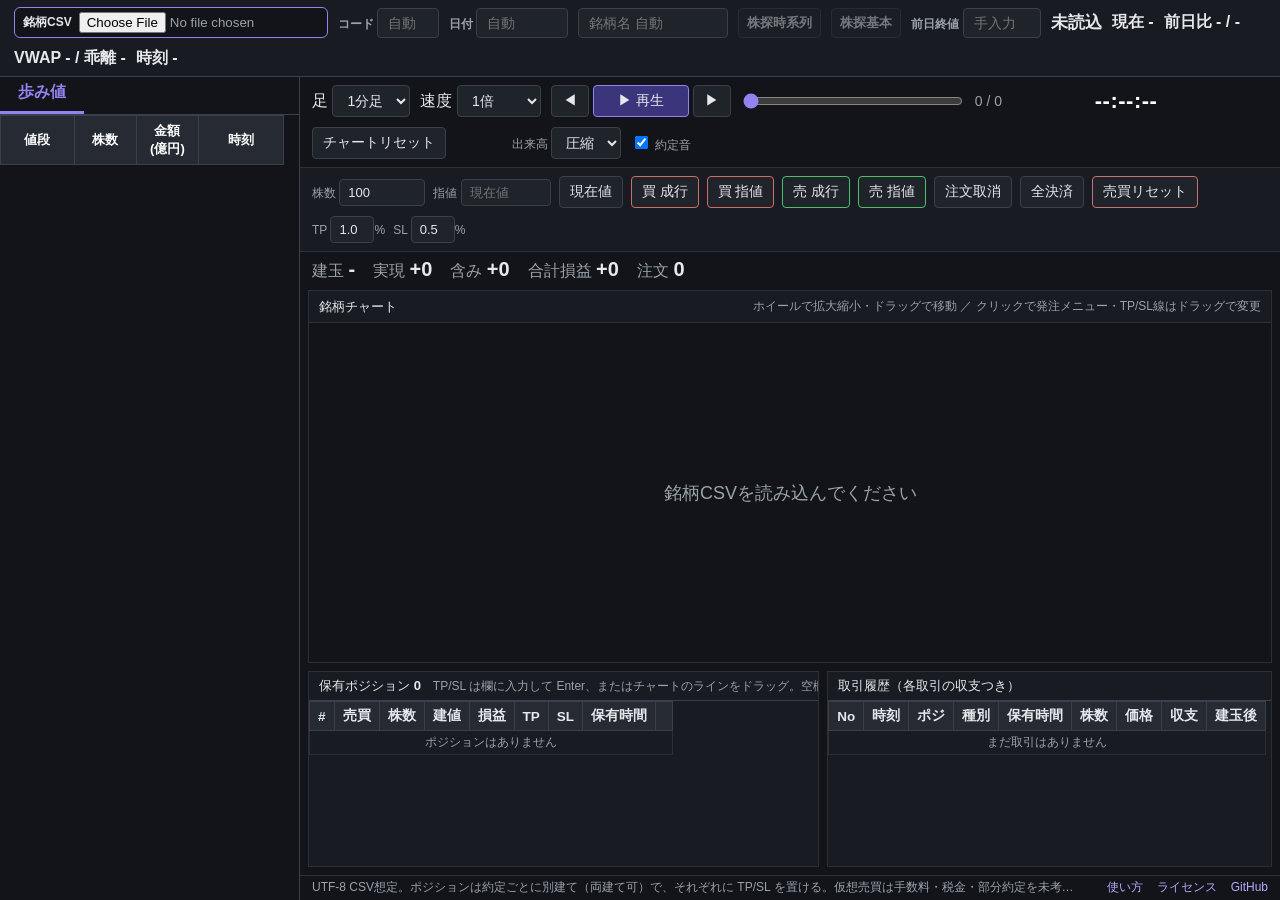
<file: index.html>
<!doctype html>
<!-- 歩値CSVリプレイ。naruo4/tick-replay-csv（MIT License, Copyright (c) 2026 naruo4）をベースにした改良版。
     Copyright (c) 2026 oppaopp4。ライセンス全文は同梱の LICENSE / license.html を参照 -->
<html lang="ja">
<head>
<meta charset="utf-8">
<title>歩値CSVリプレイ</title>
<script src="https://cdn.plot.ly/plotly-2.35.2.min.js"></script>
<script src="stock_master.js"></script>
<style>
/* 配色: グラファイト + 菫色アクセント。チャートの上昇=赤 / 下落=緑 は変えない */
:root{--bg:#121419;--panel:#181b21;--panel2:#1f232a;--text:#e6e8ec;--soft:#9aa2ad;--line:#2b3038;--line2:#3a404b;--accent:#9184f0;--accentBg:#3b357c;--red:#8a1d1d;--green:#1e6620;--plus:#ff9a9a;--minus:#8ee89a;--link:#b3abff}
*{box-sizing:border-box}
html,body{height:100%}
body{margin:0;background:var(--bg);color:var(--text);font-family:-apple-system,BlinkMacSystemFont,"Segoe UI","Hiragino Sans","Noto Sans JP",sans-serif;display:flex;flex-direction:column;overflow:hidden}
header{display:flex;align-items:center;gap:10px;padding:7px 14px;border-bottom:1px solid var(--line2);background:var(--panel);font-weight:700;white-space:nowrap;overflow:hidden;flex-wrap:wrap;flex-shrink:0}
.fileGroup{display:flex;align-items:center;gap:7px;padding:4px 8px;border:1px solid var(--accent);border-radius:6px;background:var(--bg)}
.fileLabel{font-size:12px;color:var(--text);font-weight:800}
.topnum{font-size:17px}
input[type=file]{max-width:240px;color:var(--soft)}
button,select,input[type=text],input[type=number]{background:var(--panel2);color:var(--text);border:1px solid var(--line2);border-radius:4px;padding:6px 10px;font-size:14px;font-family:inherit}
button{cursor:pointer}
button:hover,select:hover{border-color:var(--accent)}
input[type=text]:focus,input[type=number]:focus,select:focus{outline:none;border-color:var(--accent)}
input[type=range]{accent-color:var(--accent)}
.stepGroup{display:inline-flex;gap:4px;align-items:center}
#playToggle{width:96px;text-align:center;padding-left:0;padding-right:0}
#prevBar,#nextBar{width:38px;padding-left:0;padding-right:0;text-align:center}
button.primary{background:var(--accentBg);border-color:var(--accent)}
button.playing{background:#7a2626;border-color:#ff9a9a;animation:playPulse 1.2s ease-in-out infinite}@keyframes playPulse{0%,100%{box-shadow:0 0 0 0 rgba(255,154,154,0)}50%{box-shadow:0 0 0 4px rgba(255,154,154,.35)}}
#chartReset.locked{background:var(--accentBg);border-color:var(--accent);box-shadow:0 0 0 2px rgba(145,132,240,.35)}
#viewState{font-size:12px;color:var(--accent);font-weight:700;min-width:46px}
a.linkbtn{color:var(--text);text-decoration:none;border:1px solid var(--line2);border-radius:4px;padding:5px 8px;background:var(--panel2);font-size:13px}
a.linkbtn:hover{border-color:var(--accent)}
.note{color:var(--soft);font-size:12px}
.metricPlus,.tradePnlPlus{color:var(--plus);font-weight:800}
.metricMinus,.tradePnlMinus{color:var(--minus);font-weight:800}
.metricNeutral,.tradePnlNeutral{color:var(--text);font-weight:700}
.layout{flex:1;min-height:0;display:grid;grid-template-columns:300px 1fr}
.left{border-right:1px solid var(--line2);overflow:hidden;display:flex;flex-direction:column;min-height:0}
.tabs{height:38px;display:flex;align-items:end;border-bottom:1px solid var(--line2)}
.tab{padding:8px 18px;color:var(--accent);font-weight:700;border-bottom:3px solid var(--accent)}
.tapeWrap{flex:1;overflow-y:auto;overflow-x:hidden;scrollbar-gutter:stable}
.table{width:100%;border-collapse:collapse;table-layout:fixed;font-size:13px}
.table thead th{position:sticky;top:0;background:#262a32;color:#fff;padding:6px;border:1px solid var(--line2)}
.table tbody td{padding:4px 5px;border:1px solid var(--line);text-align:right;font-weight:700}
.table tbody td.time{text-align:center;font-size:12px}
tr.up td.price,tr.up td.qty,tr.up td.amount{background:var(--red);color:#fff}
tr.down td.price,tr.down td.qty,tr.down td.amount{background:var(--green);color:#fff}
tr.flat td.price,tr.flat td.qty,tr.flat td.amount{background:#252a32;color:#fff}
.right{display:flex;flex-direction:column;min-width:0;min-height:0}
.controls{display:flex;align-items:center;gap:10px;padding:8px 12px;border-bottom:1px solid var(--line);flex-wrap:wrap}
.stat{color:var(--soft);font-size:14px;min-width:110px}
#clock{font-size:22px;font-weight:800;color:#fff;font-variant-numeric:tabular-nums;min-width:120px;letter-spacing:.5px}
.tradebar{display:flex;align-items:center;gap:8px;padding:8px 12px;border-bottom:1px solid var(--line);flex-wrap:wrap;background:var(--panel)}
.tradebar input{padding:5px 8px;font-size:13px}
.tradebar .buy{border-color:#d26a6a}
.tradebar .sell{border-color:#4cbf6b}
.tradebar .danger{border-color:#c87171}
.posBar{display:flex;justify-content:flex-start;align-items:center;padding:6px 12px 0;min-height:30px}
.tradebox{font-size:16px;color:var(--soft);display:flex;gap:18px;align-items:center;flex-wrap:wrap;font-variant-numeric:tabular-nums}
.tradebox b{color:var(--text);font-size:20px}.tradebox b.tradePnlPlus{color:var(--plus)}.tradebox b.tradePnlMinus{color:var(--minus)}
.chartPane{flex:1;display:flex;flex-direction:column;min-width:0;min-height:0;margin:8px 8px 0;border:1px solid var(--line);background:var(--bg)}
.chartHead{display:flex;justify-content:space-between;align-items:center;height:32px;overflow:hidden;white-space:nowrap;padding:0 10px;border-bottom:1px solid var(--line);background:var(--panel);font-size:13px;color:var(--text)}
.chartSub{font-size:12px;color:var(--soft);overflow:hidden;text-overflow:ellipsis;min-width:0}
.chartHead .hover{font-variant-numeric:tabular-nums}
.chartHead .hover .hk{color:var(--soft);margin:0 2px 0 8px}
.chartHead .hover .ht{color:#fff;font-weight:700}
.chartHead .hover .hp{color:var(--plus)}.chartHead .hover .hm{color:var(--minus)}
.chartBox .hoverlayer .hovertext{display:none}
.chartBoxWrap{position:relative;flex:1;min-height:0;display:flex;flex-direction:column}
.xhairLine{position:absolute;left:0;height:0;border-top:1px dotted #c9ced6;pointer-events:none;display:none;z-index:5}
.xhairLabel{position:absolute;transform:translateY(-50%);background:#c9ced6;color:#111;font-size:11px;font-weight:700;padding:1px 5px;border-radius:3px;pointer-events:none;display:none;z-index:6;white-space:nowrap}
.orderMenu{position:absolute;z-index:20;background:var(--panel);border:1px solid var(--accent);border-radius:6px;box-shadow:0 6px 18px rgba(0,0,0,.55);min-width:180px;max-height:calc(100% - 8px);overflow-y:auto;display:none;font-size:13px}
.orderMenu .omHead{padding:6px 10px;border-bottom:1px solid var(--line2);color:var(--text);font-weight:700;background:var(--panel2);position:sticky;top:0}
.orderMenu .omItem{padding:6px 10px;cursor:pointer;color:var(--text);white-space:nowrap}
.orderMenu .omItem:hover{background:var(--accentBg)}
.orderMenu .omItem.buy{color:var(--plus)}
.orderMenu .omItem.sell{color:var(--minus)}
.orderMenu .omItem.tp{color:#ff6b6b}
.orderMenu .omItem.sl{color:#3ddc84}
.orderMenu .omSep{border-top:1px solid var(--line2)}
.chartBox{flex:1;min-height:0}
#mainChart .draglayer .drag{cursor:inherit !important} /* カーソルは gd の style.cursor で切り替える（Plotly の既定カーソルを無効化） */
.chartBtn{position:absolute;z-index:7;display:none;padding:0 6px;height:20px;line-height:18px;font-size:12px;font-weight:800;border-radius:4px;background:var(--panel2);border:1px solid var(--line2);color:var(--soft)}
.chartBtn.on{background:var(--accentBg);border-color:var(--accent);color:#fff}
#toLatestBtn{height:24px;font-size:14px;color:var(--text)}
.bottomGrid{height:196px;flex-shrink:0;display:grid;grid-template-columns:minmax(0,1.15fr) minmax(0,1fr);gap:8px;margin:8px}
.logPane{border:1px solid var(--line);background:var(--panel);display:flex;flex-direction:column;min-height:0;min-width:0}
.logHead{display:flex;justify-content:space-between;align-items:center;gap:12px;padding:5px 10px;border-bottom:1px solid var(--line2);font-size:13px;color:var(--text);white-space:nowrap;overflow:hidden}
.logWrap{flex:1;overflow:auto}
.logTable{width:auto;border-collapse:collapse;font-size:13.5px;white-space:nowrap;font-variant-numeric:tabular-nums}
.logTable thead th{position:sticky;top:0;background:#262a32;padding:5px 8px;border:1px solid var(--line2);font-weight:700;z-index:1}
.logTable tbody td{padding:3px 8px;border:1px solid var(--line);text-align:right}
.logTable tbody td.txt{text-align:left}
.logTable tbody td.center{text-align:center}
.logTable input{width:78px;padding:2px 6px;font-size:13px;text-align:right}
.logTable input.tp{border-color:#8f3a3a}.logTable input.sl{border-color:#2f7a45}
.logTable button{padding:2px 10px;font-size:12px}
.foot{height:25px;flex-shrink:0;color:var(--soft);font-size:12px;padding:3px 12px;border-top:1px solid var(--line);display:flex;justify-content:space-between;gap:16px;white-space:nowrap;overflow:hidden}
.foot>span:first-child{min-width:0;overflow:hidden;text-overflow:ellipsis}
.footLinks{flex-shrink:0}
.footLinks a{color:var(--link);text-decoration:none;margin-left:14px}
.footLinks a:hover{text-decoration:underline}
@media (max-width: 1200px){.layout{grid-template-columns:240px 1fr}.bottomGrid{grid-template-columns:1fr;height:300px}}
</style>
</head>
<body>
<header>
<div class="fileGroup">
  <span class="fileLabel">銘柄CSV</span>
  <input id="csvFile" type="file" accept=".csv,text/csv" title="リプレイしたい銘柄の当日歩値CSV（Brisk のダウンロード名 qr-コード-日付.csv）">
</div>
<label class="note">コード <input id="stockCode" type="text" value="" placeholder="自動" style="width:62px"></label>
<label class="note">日付 <input id="tradeDate" type="text" value="" placeholder="自動" style="width:92px"></label>
<input id="symbolName" type="text" value="" placeholder="銘柄名 自動" style="width:150px">
<a id="kabutanDaily" class="linkbtn" target="_blank" rel="noopener">株探時系列</a>
<a id="kabutanBasic" class="linkbtn" target="_blank" rel="noopener">株探基本</a>
<label class="note">前日終値 <input id="prevClose" type="text" placeholder="手入力" style="width:78px"></label>
<span class="topnum" id="titleSymbol">未読込</span>
<span>現在 <span id="nowPrice">-</span></span>
<span>前日比 <span id="chg">-</span> / <span id="chgPct">-</span></span>
<span>VWAP <span id="vwapNow">-</span> / 乖離 <span id="vwapDev">-</span></span>
<span>時刻 <span id="nowTime">-</span></span>
</header>

<div class="layout">
  <section class="left">
    <div class="tabs"><div class="tab">歩み値</div></div>
    <div class="tapeWrap">
      <table class="table"><colgroup><col style="width:26%"><col style="width:22%"><col style="width:22%"><col style="width:30%"></colgroup><thead><tr><th>値段</th><th>株数</th><th>金額<br>(億円)</th><th>時刻</th></tr></thead><tbody id="tape"></tbody></table>
    </div>
  </section>
  <section class="right">
    <div class="controls">
      <label>足 <select id="barMode"><option value="1" selected>1分足</option><option value="5">5分足</option></select></label>
      <label>速度 <select id="speed"><option value="0.25">0.25倍</option><option value="0.5">0.5倍</option><option value="1" selected>1倍</option><option value="2">2倍</option><option value="5">5倍</option><option value="10">10倍</option><option value="20">20倍</option><option value="60">60倍</option><option value="300">300倍</option></select></label>
      <span class="stepGroup"><button id="prevBar" title="前の足の終わりへ戻る（←キー）">◀</button><button id="playToggle" class="primary" title="クリックで再生/停止を切替（スペースキーでも可）">▶ 再生</button><button id="nextBar" title="今の足の終わりまで進む（→キー）。約定判定は再生と同じ">▶</button></span><input id="slider" type="range" min="0" max="0" value="0" style="width:23%">
      <span class="stat" id="progress">0 / 0</span>
      <span class="stat" id="clock">--:--:--</span>
      <button id="chartReset" title="時間軸・価格軸とも既定（当日全体・価格自動）に戻す（R / Alt+R キーでも可）">チャートリセット</button><span id="viewState"></span>
      <label class="note">出来高 <select id="volumeScaleMode"><option value="sqrt" selected>圧縮</option><option value="raw">通常</option></select></label>
      <label class="note"><input id="soundOn" type="checkbox" checked> 約定音</label>
    </div>
    <div class="tradebar">
      <label class="note">株数 <input id="tradeQty" type="number" value="100" step="100" style="width:86px"></label>
      <label class="note">指値 <input id="limitPrice" type="number" value="" step="1" placeholder="現在値" style="width:90px"></label>
      <button id="setLimitNow">現在値</button>
      <button id="buyMarket" class="buy">買 成行</button>
      <button id="buyLimit" class="buy">買 指値</button>
      <button id="sellMarket" class="sell">売 成行</button>
      <button id="sellLimit" class="sell">売 指値</button>
      <button id="cancelOrders">注文取消</button>
      <button id="closeAll" title="すべてのポジションを現在値で決済">全決済</button>
      <button id="resetTrading" class="danger">売買リセット</button>
      <label class="note" title="新しく約定したポジションに自動で置く利確ラインの初期値（建値からの％）。空欄か 0 で置かない">TP <input id="tpPct" type="text" value="1.0" style="width:44px">%</label>
      <label class="note" title="新しく約定したポジションに自動で置く損切ラインの初期値（建値からの％）。空欄か 0 で置かない">SL <input id="slPct" type="text" value="0.5" style="width:44px">%</label>
    </div>
    <div class="posBar">
      <span class="tradebox">
        <span>建玉 <b id="posNow">-</b></span>
        <span>実現 <b id="realizedNow">-</b></span>
        <span>含み <b id="unrealizedNow">-</b></span>
        <span>合計損益 <b id="pnlNow">-</b></span>
        <span>注文 <b id="pendingNow">0</b></span>
      </span>
    </div>
    <div class="chartPane">
      <div class="chartHead"><span id="mainChartTitle">銘柄チャート</span><span class="chartSub hover" id="mainChartMeta" title="カーソル位置の足の値（外すと最新の足）">ホイールで拡大縮小・ドラッグで移動 ／ クリックで発注メニュー・TP/SL線はドラッグで変更</span></div>
      <div class="chartBoxWrap">
        <div id="mainChart" class="chartBox"></div>
        <button id="autoPriceBtn" class="chartBtn on" title="価格軸の自動スケール（オンで表示中の足に合わせて縦を自動調整）。価格目盛りのダブルクリックでもオン">A</button>
        <button id="toLatestBtn" class="chartBtn" title="最新の足へ戻る">≫</button>
        <div id="orderMenu" class="orderMenu"></div>
      </div>
    </div>
    <div class="bottomGrid">
      <div class="logPane">
        <div class="logHead"><span>保有ポジション <b id="posCount">0</b></span><span class="note">TP/SL は欄に入力して Enter、またはチャートのラインをドラッグ。空欄で外す</span></div>
        <div class="logWrap">
          <table class="logTable">
            <thead><tr><th>#</th><th>売買</th><th>株数</th><th>建値</th><th>損益</th><th>TP</th><th>SL</th><th>保有時間</th><th></th></tr></thead>
            <tbody id="posBody"></tbody>
          </table>
        </div>
      </div>
      <div class="logPane">
        <div class="logHead"><span>取引履歴（各取引の収支つき）</span></div>
        <div class="logWrap">
          <table class="logTable">
            <thead><tr><th>No</th><th>時刻</th><th>ポジ</th><th>種別</th><th title="決済したポジションの保有時間">保有時間</th><th>株数</th><th>価格</th><th>収支</th><th>建玉後</th></tr></thead>
            <tbody id="tradeLogBody"></tbody>
          </table>
        </div>
      </div>
    </div>
    <!-- 使い方/ライセンスは公開サイト用の別ページ（site/ から dist/ に組み立てる）。相対リンクなので手元で replay.html を直接開いたときは 404 -->
    <div class="foot"><span>UTF-8 CSV想定。ポジションは約定ごとに別建て（両建て可）で、それぞれに TP/SL を置ける。仮想売買は手数料・税金・部分約定を未考慮。</span><span class="footLinks"><a href="usage.html">使い方</a><a href="license.html">ライセンス</a><a href="https://github.com/oppaopp4/tick_replay" target="_blank" rel="noopener">GitHub</a></span></div>
  </section>
</div>

<script>
let DATA={symbol:"",date:"",code:"",tickCount:0,ticks:[],summary:{startPlayMs:0,endPlayMs:0,startMs:0,endMs:0}};
let idx=0, timer=null, currentPlayMs=0, playBaseReal=0, playBaseMarket=0, barMinutes=1, lastRender=0;
let TRADE=null;
// 表示範囲（TradingView 風に時間軸と価格軸を別管理）。R/W: 時間軸の右端と幅（足番号。null=既定＝当日全体）
// priceAuto: 価格軸の自動スケール。false のときは y で固定。LAST: 直前に描いた範囲と足数
const VIEW={R:null,W:null,priceAuto:true,y:null};
let LAST={xr:[0,1],yr:[0,1],n:0};
let DRAG=null; // 注文ラインのドラッグ中: {key, line, price, x, y, moved}
let HOVER_KEY=null; // カーソルが乗っているラインの key（強調表示用）
function setHoverLine(key){ if(key===HOVER_KEY)return; HOVER_KEY=key; if(DATA.ticks.length)scheduleRender(); }
const tapeBody=document.getElementById("tape"),slider=document.getElementById("slider"),progress=document.getElementById("progress"),nowPrice=document.getElementById("nowPrice"),nowTime=document.getElementById("nowTime"),clock=document.getElementById("clock");

function pad2(n){return String(n).padStart(2,"0")}
function fmtMs(ms){const h=Math.floor(ms/3600000),m=Math.floor((ms%3600000)/60000),s=Math.floor((ms%60000)/1000);return pad2(h)+":"+pad2(m)+":"+pad2(s)}
function minuteBucket(ms,minutes){const minute=Math.floor(ms/60000);return Math.floor(minute/minutes)*minutes*60000}
function fmtBucket(ms){const h=Math.floor(ms/3600000),m=Math.floor((ms%3600000)/60000);return pad2(h)+":"+pad2(m)}
function cleanNum(v){if(v==null)return NaN;const s=String(v).replace(/,/g,"").replace(/\s/g,"").trim();return s===""?NaN:Number(s)}
function parseFilenameInfo(filename){const m=String(filename).match(/QR-([0-9A-Z]{4})-(\d{8})/i); if(!m)return {code:"",date:""}; const y=m[2].slice(0,4),mo=m[2].slice(4,6),d=m[2].slice(6,8); return {code:m[1].toUpperCase(),date:y+"-"+mo+"-"+d};}
function lookupStock(code){const master=typeof STOCK_MASTER!=="undefined"?STOCK_MASTER:{}; const v=code?master[code]:null; return v ? (typeof v==="string" ? {name:v,market:"",industry:""} : v) : null;}
function updateKabutanLinks(code){for(const [id,url] of [["kabutanDaily","https://kabutan.jp/stock/kabuka?code="],["kabutanBasic","https://kabutan.jp/stock/?code="]]){const a=document.getElementById(id); if(code){a.href=url+encodeURIComponent(code); a.style.pointerEvents="auto"; a.style.opacity="1";} else {a.removeAttribute("href"); a.style.pointerEvents="none"; a.style.opacity=".45";}}}
function fmtNum(x,d=0){if(!Number.isFinite(x))return "-"; return Number(x).toLocaleString(undefined,{minimumFractionDigits:d,maximumFractionDigits:d});}
function fmtPct(x){if(!Number.isFinite(x))return "-"; return (x>=0?"+":"")+x.toFixed(2)+"%";}
function fmtSigned(x,d=0){if(!Number.isFinite(x))return "-"; return (x>=0?"+":"")+fmtNum(x,d);}
function fmtHold(ms){ if(!Number.isFinite(ms)||ms<0)return "-"; const s=Math.round(ms/1000), h=Math.floor(s/3600), m=Math.floor((s%3600)/60), sec=s%60; return (h?h+"時間":"")+(h||m?m+"分":"")+sec+"秒"; }
function setMetric(id, value, signValue){const el=document.getElementById(id); el.textContent=value; el.classList.remove("metricPlus","metricMinus","metricNeutral"); if(!Number.isFinite(signValue) || signValue===0) el.classList.add("metricNeutral"); else if(signValue>0) el.classList.add("metricPlus"); else el.classList.add("metricMinus");}
function tradeClass(el,value){el.classList.remove("tradePnlPlus","tradePnlMinus","tradePnlNeutral"); el.classList.add(value>0?"tradePnlPlus":value<0?"tradePnlMinus":"tradePnlNeutral")}
function parseTimeMs(s){const m=String(s).trim().match(/(\d{1,2}):(\d{2}):(\d{2})(?:\.(\d{1,3}))?/); if(!m)return null; const h=Number(m[1]),mi=Number(m[2]),se=Number(m[3]),ms=Number((m[4]||"0").padEnd(3,"0")); return {display:pad2(h)+":"+pad2(mi)+":"+pad2(se)+"."+String(ms).padStart(3,"0"), secKey:pad2(h)+":"+pad2(mi)+":"+pad2(se), ms:((h*3600+mi*60+se)*1000+ms)};}
function parseCSV(text){const rows=[];let row=[],field="",q=false; for(let i=0;i<text.length;i++){const c=text[i],n=text[i+1]; if(q){ if(c=='"'&&n=='"'){field+='"';i++} else if(c=='"'){q=false} else field+=c; } else { if(c=='"')q=true; else if(c==","){row.push(field);field=""} else if(c=="\n"){row.push(field);rows.push(row);row=[];field=""} else if(c=="\r"){} else field+=c; }} if(field.length||row.length){row.push(field);rows.push(row)} return rows.filter(r=>r.some(x=>String(x).trim()!==""));}
function findCol(headers, patterns){for(const p of patterns){const i=headers.findIndex(h=>String(h).toLowerCase().includes(p)); if(i>=0)return i;} return -1;}
function buildDataFromRows(rows, filename){if(rows.length<2)throw new Error("CSV行が少なすぎます"); const headers=rows[0].map(h=>String(h).trim()); const timeCol=findCol(headers,["時刻","time"]); const priceCol=findCol(headers,["値段","価格","price"]); const qtyCol=findCol(headers,["株数","数量","出来高","qty","volume"]); const amountCol=findCol(headers,["金額","amount"]); if(timeCol<0||priceCol<0||qtyCol<0)throw new Error("必要列が見つかりません。時刻・値段・株数 が必要です。検出ヘッダー: "+headers.join(" / "));
  let raw=[]; for(let r=1;r<rows.length;r++){ const row=rows[r], tm=parseTimeMs(row[timeCol]); const price=cleanNum(row[priceCol]), qty=cleanNum(row[qtyCol]); if(!tm||!Number.isFinite(price)||!Number.isFinite(qty))continue; let amount=amountCol>=0?cleanNum(row[amountCol]):price*qty; if(!Number.isFinite(amount))amount=price*qty; raw.push({time:tm.display,secKey:tm.secKey,ms:tm.ms,price:Math.round(price),qty:Math.round(qty),amount}); }
  // Brisk の CSV は新しい順。JS の sort は安定なので、同一秒内の順序を時系列にするには先に反転しておく（古い順のファイルはそのまま）
  if(raw.length>1 && raw[0].ms>raw[raw.length-1].ms)raw.reverse();
  raw.sort((a,b)=>a.ms-b.ms);
  if(!raw.length)throw new Error("有効な約定行がありません");
  let lastDir=0,prev=null; for(const x of raw){ let d=0; if(prev!=null){if(x.price>prev)d=1; else if(x.price<prev)d=-1; else d=lastDir;} x.dir=d; if(d!==0)lastDir=d; prev=x.price; }
  const counts=new Map(), seqs=new Map(); for(const x of raw)counts.set(x.secKey,(counts.get(x.secKey)||0)+1); for(const x of raw){ const seq=seqs.get(x.secKey)||0, cnt=counts.get(x.secKey)||1; x.playMs=x.ms+Math.floor(((seq+0.5)/cnt)*1000); seqs.set(x.secKey,seq+1); }
  let cumPV=0,cumVol=0; const ticks=raw.map(x=>{cumPV+=x.price*x.qty; cumVol+=x.qty; const vwap=cumVol?cumPV/cumVol:x.price; return [x.time,x.price,x.qty,Number((x.amount/100000000).toFixed(4)),x.dir,x.ms,x.playMs,Number(vwap.toFixed(2))];});
  const totalVolume=raw.reduce((a,b)=>a+b.qty,0); const info=parseFilenameInfo(filename); const master=lookupStock(info.code);
  return { code:info.code, tradeDate:info.date, symbol:master ? master.name : (info.code ? info.code : filename.replace(/\.csv$/i,"")), market:master ? master.market : "", industry:master ? master.industry : "", tickCount:ticks.length, ticks, summary:{totalVolume,startPlayMs:ticks[0][6],endPlayMs:ticks[ticks.length-1][6],startMs:ticks[0][5],endMs:ticks[ticks.length-1][5]} };}
function findTickIndexByPlayMs(ms){const ticks=DATA.ticks; let lo=0,hi=ticks.length-1,ans=0; while(lo<=hi){const mid=Math.floor((lo+hi)/2); if(ticks[mid][6]<=ms){ans=mid;lo=mid+1} else hi=mid-1;} return ans;}
function findTickIndexByMs(data, ms){const ticks=data.ticks; if(!ticks.length)return -1; let lo=0,hi=ticks.length-1,ans=-1; while(lo<=hi){const mid=(lo+hi)>>1; if(ticks[mid][5]<=ms){ans=mid;lo=mid+1} else hi=mid-1;} return ans;}
function buildBarsFromData(data, upto, minutes){const bars=[],map=new Map(); let cumPV=0,cumVol=0; const last=Math.min(upto, data.ticks.length-1); if(last<0)return bars; for(let i=0;i<=last;i++){ const t=data.ticks[i],price=t[1],qty=t[2],ms=t[5],key=minuteBucket(ms,minutes); let b=map.get(key); if(!b){b={key,time:fmtBucket(key),open:price,high:price,low:price,close:price,volume:0,vwap:null}; map.set(key,b); bars.push(b);} b.high=Math.max(b.high,price); b.low=Math.min(b.low,price); b.close=price; b.volume+=qty; cumPV+=price*qty; cumVol+=qty; b.vwap=cumPV/cumVol; } bars.forEach((b,i)=>b.index=i); return bars;}
function buildLiveBars(upto){return buildBarsFromData(DATA, upto, barMinutes)}
function smaSeries(values,len){const out=[]; let s=0; for(let i=0;i<values.length;i++){ s+=values[i]; if(i>=len)s-=values[i-len]; out.push(i>=len-1?s/len:NaN); } return out;}

// 配色: 上昇=赤 / 下落=緑（日本式）。THEME はチャートの背景・罫線（CSS の :root と合わせる）
const THEME={bg:'#121419',grid:'#22262d',gridY:'#2b3038',text:'#d9dde3',spike:'#c4cad3',soft:'#9aa2ad',labelBg:'rgba(24,27,33,.9)'};
const COL={up:'#f07b7b',down:'#7fe48c',vwap:'#a9b0ba',sma5:'#ff5252',sma25:'#3ddc84',volUp:'rgba(255,119,119,0.55)',volDown:'rgba(105,209,122,0.55)',plus:'#ff9a9a',minus:'#8ee89a',tp:'#ff6b6b',sl:'#3ddc84',order:'#f0d84d',longEntry:'#ffc4c4',shortEntry:'#bff2c6',now:'#ff9f2e'};
const MA={fastLen:5,slowLen:25};
function volumeColors(bars){return bars.map((b,i)=> i===0 || b.volume>=bars[i-1].volume ? COL.volUp : COL.volDown);}

// ================= 仮想売買（複数ポジション） =================
// ポジションは約定ごとに別建て（両建て可）: {id, side:'buy'|'sell', qty, price(建値), entryMs, tp:価格|null, sl:価格|null}
// 待機注文（新規の指値・逆指値）: {id, side, qty, price, type:'limit'|'stop'}。約定すると新しいポジションになり、TP%/SL% で TP/SL が付く
function newTrade(){ return {realized:0,positions:[],pending:[],history:[],nextPosId:1,nextOrderId:1}; }
function getCurrentPrice(){return DATA.ticks.length?DATA.ticks[idx][1]:NaN}
function nowMs(){return DATA.ticks.length?DATA.ticks[idx][5]:0}
function getTradeQty(){const q=Math.floor(cleanNum(document.getElementById("tradeQty").value)); return Number.isFinite(q)&&q>0?q:0}
function getLimitPrice(){const p=cleanNum(document.getElementById("limitPrice").value); return Number.isFinite(p)&&p>0?p:NaN}
function sideName(side){return side==='buy'?'買':'売'}
function posDir(p){return p.side==='buy'?1:-1}
function posName(p){return '#'+p.id+' '+sideName(p.side)+fmtNum(p.qty,0)}
function posUnreal(p,price){return Number.isFinite(price)?(price-p.price)*p.qty*posDir(p):0}
function pctFromEntry(p,price){return (price/p.price-1)*100*posDir(p)} // 建値からの％。ポジションの損益の向きで符号を付ける
function totalUnreal(){const price=getCurrentPrice(); return TRADE.positions.reduce((a,p)=>a+posUnreal(p,price),0)}
function sideTotals(){let L=0,S=0; for(const p of TRADE.positions){ if(p.side==='buy')L+=p.qty; else S+=p.qty; } return {L,S}}
function fmtNet(){const {L,S}=sideTotals(); if(!L&&!S)return '0'; return [L?'買 '+fmtNum(L,0):'',S?'売 '+fmtNum(S,0):''].filter(Boolean).join(' / ');}
function inferTickSize(ticks){ const prices=[...new Set(ticks.map(t=>t[1]))].sort((a,b)=>a-b); let m=Infinity; for(let i=1;i<prices.length;i++){ const d=prices[i]-prices[i-1]; if(d>0&&d<m)m=d; } return Number.isFinite(m)&&m>0?m:1; }
function snapPrice(p,dir){ const ts=DATA.tickSize||1; const q=p/ts; const n=dir==='up'?Math.ceil(q-1e-9):dir==='down'?Math.floor(q+1e-9):Math.round(q); return Number((n*ts).toFixed(4)); }
function priceDecimals(){ return (DATA.tickSize||1)<1?1:0; }
function kindLabel(o){ return sideName(o.side)+(o.type==='stop'?'逆指値':'指値'); }
function exitPct(id){const v=cleanNum(document.getElementById(id).value); return Number.isFinite(v)&&v>0?v:NaN;}
// TP/SL の初期価格（TP%/SL% から）。買い: TP=上・SL=下、売り: TP=下・SL=上。％が空なら null（置かない）
function defaultExit(side,price,role){
  const pct=exitPct(role==='tp'?'tpPct':'slPct'); if(!Number.isFinite(pct))return null; const long=side==='buy';
  return role==='tp' ? snapPrice(price*(1+(long?pct:-pct)/100),long?'up':'down') : snapPrice(price*(1-(long?pct:-pct)/100),long?'down':'up');
}
function recordTrade(r){ TRADE.history.push({...r,no:TRADE.history.length+1,time:fmtMs(r.ms),netAfter:fmtNet()}); }
function openPosition(side,qty,price,ms,how){
  if(!qty||!Number.isFinite(price))return null;
  const p={id:TRADE.nextPosId++,side,qty,price,entryMs:ms,tp:defaultExit(side,price,'tp'),sl:defaultExit(side,price,'sl')};
  TRADE.positions.push(p);
  recordTrade({posId:p.id,side,qty,price,ms,kind:sideName(side)+' 新規 '+how,pnl:0,closed:false});
  playFillSound(side,false); return p;
}
function closePosition(p,price,ms,how){
  if(!TRADE.positions.includes(p)||!Number.isFinite(price))return;
  TRADE.positions=TRADE.positions.filter(x=>x!==p);
  const pnl=(price-p.price)*p.qty*posDir(p); TRADE.realized+=pnl; const side=p.side==='buy'?'sell':'buy';
  recordTrade({posId:p.id,side,qty:p.qty,price,ms,kind:sideName(side)+' 決済 '+how,pnl,closed:true,holdMs:ms-p.entryMs});
  playFillSound(side,true);
}
function afterTradeChange(){ updateTradeUI(); renderMainChart(true); }
function marketEntry(side){ if(!DATA.ticks.length)return; const qty=getTradeQty(); if(!qty){alert("株数を確認してください");return} openPosition(side,qty,getCurrentPrice(),nowMs(),'成行'); afterTradeChange(); }
function closeAllPositions(){ const price=getCurrentPrice(), ms=nowMs(); for(const p of TRADE.positions.slice())closePosition(p,price,ms,'全決済'); afterTradeChange(); }
function cancelAllOrders(){ TRADE.pending=[]; afterTradeChange(); }
function cancelOrder(o){ TRADE.pending=TRADE.pending.filter(x=>x!==o); afterTradeChange(); }
// limit: 買いは price 以下で約定 / 売りは price 以上で約定。 stop(逆指値): 買いは price 以上 / 売りは price 以下に達したらその時の値で約定
function orderHits(o,price){ if(o.type==='stop') return o.side==='buy' ? price>=o.price : price<=o.price; return o.side==='buy' ? price<=o.price : price>=o.price; }
// 置いた時点で約定条件を満たす注文は現在値で即時約定
function fillIfMarketable(o){ const t=DATA.ticks[idx]; if(!t||!TRADE.pending.includes(o)||!orderHits(o,t[1]))return false; TRADE.pending=TRADE.pending.filter(x=>x!==o); openPosition(o.side,o.qty,t[1],t[5],kindLabel(o)+'即時'); return true; }
function placeOrder(side,price,type='limit'){
  if(!DATA.ticks.length)return; const qty=getTradeQty();
  if(!qty||!Number.isFinite(price)||price<=0){alert("株数と価格を確認してください");return}
  const o={id:TRADE.nextOrderId++,side,qty,price:snapPrice(price),type}; TRADE.pending.push(o); fillIfMarketable(o); afterTradeChange();
}
function exitHit(p,role,price){ const v=p[role]; if(v==null)return false; const long=p.side==='buy'; return role==='tp' ? (long?price>=v:price<=v) : (long?price<=v:price>=v); }
// TP/SL を設定（null で外す）。置いた時点で到達済みなら現在値で即時決済
function setExit(p,role,price){
  if(!TRADE.positions.includes(p))return;
  p[role]=price==null?null:snapPrice(price);
  const t=DATA.ticks[idx]; if(t&&exitHit(p,role,t[1]))closePosition(p,t[1],t[5],role.toUpperCase()+'即時');
}
// 1 tick ごとの約定判定。先に既存ポジションの SL/TP（SL は到達時の値、TP は TP 価格で決済）、次に待機注文（指値は注文価格、逆指値は到達時の値）
function processTick(tick){
  const price=tick[1], ms=tick[5]; let changed=false;
  for(const p of TRADE.positions.slice()){
    if(exitHit(p,'sl',price)){ closePosition(p,price,ms,'SL'); changed=true; }
    else if(exitHit(p,'tp',price)){ closePosition(p,p.tp,ms,'TP'); changed=true; }
  }
  for(const o of TRADE.pending.slice()){
    if(!orderHits(o,price))continue;
    TRADE.pending=TRADE.pending.filter(x=>x!==o); openPosition(o.side,o.qty,o.type==='stop'?price:o.price,ms,kindLabel(o)); changed=true;
  }
  return changed;
}
function resetTrading(){ TRADE=newTrade(); posSig=null; logLen=-1; afterTradeChange(); }

// ---- 建玉サマリー・保有ポジション表・取引履歴 ----
let posSig=null, logLen=-1;
function updateTradeUI(){
  const unreal=totalUnreal(), pnl=TRADE.realized+unreal;
  document.getElementById("posNow").textContent=TRADE.positions.length?fmtNet()+'（'+TRADE.positions.length+'）':'-';
  document.getElementById("realizedNow").textContent=fmtSigned(TRADE.realized,0);
  document.getElementById("unrealizedNow").textContent=fmtSigned(unreal,0);
  document.getElementById("pnlNow").textContent=fmtSigned(pnl,0);
  document.getElementById("pendingNow").textContent=TRADE.pending.length.toLocaleString();
  tradeClass(document.getElementById("realizedNow"),TRADE.realized); tradeClass(document.getElementById("unrealizedNow"),unreal); tradeClass(document.getElementById("pnlNow"),pnl);
  updatePositionsTable(); updateTradeLog();
}
function updatePositionsTable(){
  const body=document.getElementById('posBody'), pd=priceDecimals(), price=getCurrentPrice(), ms=nowMs();
  document.getElementById('posCount').textContent=TRADE.positions.length;
  const sig=TRADE.positions.map(p=>p.id+':'+p.tp+':'+p.sl).join('|')+'/'+pd;
  if(sig!==posSig){ // 構成か TP/SL が変わったときだけ作り直す（入力中の欄を毎フレーム壊さない）
    posSig=sig;
    const act=document.activeElement, keep=act&&body.contains(act)&&act.dataset.role?{pos:act.dataset.pos,role:act.dataset.role,val:act.value}:null;
    body.innerHTML='';
    if(!TRADE.positions.length) body.innerHTML='<tr><td colspan="9" class="center note">ポジションはありません</td></tr>';
    for(const p of TRADE.positions){
      const tr=document.createElement('tr'); tr.dataset.pos=p.id;
      const inp=role=>`<input type="text" inputmode="decimal" class="${role}" data-pos="${p.id}" data-role="${role}" value="${p[role]==null?'':p[role]}" placeholder="なし" title="${role.toUpperCase()} の価格。Enter で確定、空欄で外す">`;
      tr.innerHTML=`<td class="center">${p.id}</td><td class="center ${p.side==='buy'?'tradePnlPlus':'tradePnlMinus'}">${sideName(p.side)}</td><td>${fmtNum(p.qty,0)}</td><td>${fmtNum(p.price,pd)}</td><td class="pnl"></td><td>${inp('tp')}</td><td>${inp('sl')}</td><td class="center hold"></td><td class="center"><button data-close="${p.id}" class="${p.side==='buy'?'sell':'buy'}">決済</button></td>`;
      body.appendChild(tr);
    }
    if(keep){ const el=body.querySelector(`input[data-pos="${keep.pos}"][data-role="${keep.role}"]`); if(el){ el.value=keep.val; el.focus(); } }
  }
  for(const tr of body.children){
    const p=TRADE.positions.find(q=>String(q.id)===tr.dataset.pos); if(!p)continue;
    const v=posUnreal(p,price), c=tr.querySelector('.pnl'); c.textContent=fmtSigned(v,0)+' ('+fmtPct(pctFromEntry(p,price))+')'; tradeClass(c,v);
    tr.querySelector('.hold').textContent=fmtHold(ms-p.entryMs);
  }
}
function updateTradeLog(){
  if(TRADE.history.length===logLen)return; logLen=TRADE.history.length;
  const body=document.getElementById("tradeLogBody"), pd=priceDecimals(); body.innerHTML="";
  if(!TRADE.history.length){ body.innerHTML='<tr><td colspan="9" class="center note">まだ取引はありません</td></tr>'; return; }
  for(const r of TRADE.history.slice().reverse()){
    const cls=r.pnl>0?'tradePnlPlus':r.pnl<0?'tradePnlMinus':'tradePnlNeutral';
    const row=document.createElement('tr');
    row.innerHTML=`<td class="center">${r.no}</td><td class="center">${r.time}</td><td class="center">#${r.posId}</td><td class="txt ${r.side==='buy'?'tradePnlPlus':'tradePnlMinus'}">${r.kind}</td><td class="center">${r.closed?fmtHold(r.holdMs):''}</td><td>${fmtNum(r.qty,0)}</td><td>${fmtNum(r.price,pd)}</td><td class="${cls}">${r.closed?fmtSigned(r.pnl,0):'-'}</td><td class="txt">${r.netAfter}</td>`;
    body.appendChild(row);
  }
}
function installPositionsTable(){
  const body=document.getElementById('posBody');
  body.addEventListener('change',e=>{
    const el=e.target; if(!el.dataset||!el.dataset.role)return; const p=TRADE.positions.find(q=>String(q.id)===el.dataset.pos); if(!p)return;
    const v=cleanNum(el.value); el.blur();
    if(String(el.value).trim()==='')setExit(p,el.dataset.role,null); else if(Number.isFinite(v)&&v>0)setExit(p,el.dataset.role,v);
    posSig=null; afterTradeChange();
  });
  body.addEventListener('keydown',e=>{ if(e.key==='Escape'&&e.target.dataset&&e.target.dataset.role){ posSig=null; e.target.blur(); updatePositionsTable(); } });
  body.addEventListener('click',e=>{ const b=e.target.closest('button[data-close]'); if(!b)return; const p=TRADE.positions.find(q=>String(q.id)===b.dataset.close); if(p){ closePosition(p,getCurrentPrice(),nowMs(),'成行'); afterTradeChange(); } });
}

// ---- 約定音（Web Audio、外部ファイル不要）。買い=高め、売り=低め、決済は 2 音 ----
let AUDIO=null;
function ensureAudio(){ try{ if(!AUDIO)AUDIO=new (window.AudioContext||window.webkitAudioContext)(); if(AUDIO.state==='suspended')AUDIO.resume(); }catch(e){} }
function playFillSound(side,isClose){
  if(!document.getElementById('soundOn').checked)return;
  try{
    ensureAudio(); if(!AUDIO)return;
    const beep=(freq,at,dur=0.18)=>{ const o=AUDIO.createOscillator(), g=AUDIO.createGain(); o.type='sine'; o.frequency.setValueAtTime(freq,at); g.gain.setValueAtTime(0.0001,at); g.gain.exponentialRampToValueAtTime(0.3,at+0.01); g.gain.exponentialRampToValueAtTime(0.0001,at+dur); o.connect(g).connect(AUDIO.destination); o.start(at); o.stop(at+dur+0.02); };
    const t=AUDIO.currentTime, base=side==='buy'?880:587;
    beep(base,t); if(isClose)beep(base*1.25,t+0.16);
  }catch(e){}
}
document.addEventListener('pointerdown',ensureAudio);

// ================= チャート =================
const ORDER_LABEL_MARGIN=190; // 建玉・TP/SL ラベルはローソク足に被らないよう右マージン（プロット外）に出す。常に固定幅
const RIGHT_PAD=3;            // 自動調整のとき最新足の右に空ける本数
const PAN={vol:[0,0.14],price:[0.17,1]};
function getAxisRange(bars){ if(!bars.length)return [0,1]; let minP=Infinity,maxP=-Infinity; for(const b of bars){minP=Math.min(minP,b.low);maxP=Math.max(maxP,b.high);} const pad=Math.max(1,(maxP-minP)*0.08); return [minP-pad,maxP+pad]; }
// 時間軸の範囲。x 軸は当日のすべての足をカテゴリにしているので、範囲は足番号（±0.5）で指定する
//   既定（VIEW.R==null）: 当日全体（寄りから最新の足まで + 右余白）。足が増えるとその分だけ縮んで全体を表示し続ける
//   手動: 右端 VIEW.R と幅 VIEW.W をそのまま使う。新しい足が出てもスクロールしない（≫ かリセットで戻す）
function timeRange(n){
  if(VIEW.R==null)return [-0.5,n-0.5+RIGHT_PAD];
  return [VIEW.R-VIEW.W,VIEW.R];
}
function barsInRange(bars,xr){ const a=Math.max(0,Math.ceil(xr[0])), b=Math.min(bars.length-1,Math.floor(xr[1])); return a<=b?bars.slice(a,b+1):bars; }
// 出来高パネルの縦軸は表示中の足に合わせる（固定軸なのでユーザー操作の対象外）
function getVolumePlot(bars,vis){
  const raw=bars.map(b=>Number.isFinite(b.volume)?b.volume:0), mode=document.getElementById('volumeScaleMode').value;
  const f=mode==='raw'?(v=>v):(v=>Math.sqrt(Math.max(0,v))); const maxV=Math.max(1,...vis.map(b=>f(b.volume||0)));
  return {y:raw.map(f),raw,range:[0,maxV*(mode==='raw'?4:1.15)]};
}
function renderEmpty(divId, text){ setHoverData(divId,null,null); Plotly.react(divId,[],{paper_bgcolor:THEME.bg,plot_bgcolor:THEME.bg,font:{color:THEME.text},margin:{l:20,r:20,t:20,b:20},xaxis:{visible:false},yaxis:{visible:false},annotations:[{text, xref:"paper", yref:"paper", x:.5, y:.5, showarrow:false, font:{size:18,color:THEME.soft}}]},{displayModeBar:false,responsive:true}); }
function renderMainChart(force=false){
  if(!DATA.ticks.length){renderEmpty('mainChart','銘柄CSVを読み込んでください'); return;}
  const now=performance.now();
  if(!force && (VIEW_OP||now-lastRender<120))return; lastRender=now; // チャート操作中の描画は操作側（scheduleRender）が行う
  const bars=buildLiveBars(idx); if(!bars.length){renderEmpty('mainChart','データがありません');return;}
  // 価格軸: 自動（表示中の足の高安に合わせる）/ 手動（VIEW.y で固定）
  const xr=timeRange(bars.length), yr=VIEW.priceAuto?getAxisRange(barsInRange(bars,xr)):VIEW.y.slice();
  const x=bars.map(b=>b.time), closeAll=bars.map(b=>b.close), smaFast=smaSeries(closeAll,MA.fastLen), smaSlow=smaSeries(closeAll,MA.slowLen);
  const volPlot=getVolumePlot(bars,barsInRange(bars,xr)), volCol=volumeColors(bars);
  const traces=[];
  traces.push({type:'bar',x,y:volPlot.y,name:'出来高',marker:{color:volCol},xaxis:'x4',yaxis:'y4',showlegend:false});
  traces.push({type:'candlestick',x,open:bars.map(b=>b.open),high:bars.map(b=>b.high),low:bars.map(b=>b.low),close:closeAll,name:'価格',xaxis:'x',yaxis:'y',increasing:{line:{color:COL.up},fillcolor:COL.up},decreasing:{line:{color:COL.down},fillcolor:COL.down}});
  traces.push({type:'scatter',mode:'lines',x,y:bars.map(b=>b.vwap),name:'VWAP',line:{color:COL.vwap,width:2},xaxis:'x',yaxis:'y'});
  traces.push({type:'scatter',mode:'lines',x,y:smaFast,name:'SMA'+MA.fastLen,line:{color:COL.sma5,width:1.6},xaxis:'x',yaxis:'y'});
  traces.push({type:'scatter',mode:'lines',x,y:smaSlow,name:'SMA'+MA.slowLen,line:{color:COL.sma25,width:1.5},xaxis:'x',yaxis:'y'});
  if(TRADE.history.length){
    const bx=[],by=[],sx=[],sy=[];
    for(const r of TRADE.history){ const label=fmtBucket(minuteBucket(r.ms,barMinutes)); if(r.side==='buy'){bx.push(label);by.push(r.price)} else {sx.push(label);sy.push(r.price)} }
    if(bx.length)traces.push({type:'scatter',mode:'markers',x:bx,y:by,name:'買',marker:{size:12,symbol:'triangle-up',color:COL.plus,line:{color:'#111',width:1}},xaxis:'x',yaxis:'y'});
    if(sx.length)traces.push({type:'scatter',mode:'markers',x:sx,y:sy,name:'売',marker:{size:12,symbol:'triangle-down',color:COL.minus,line:{color:'#111',width:1}},xaxis:'x',yaxis:'y'});
  }
  const shapes=[], annotations=[];
  const grew=addOrderLines(shapes,annotations,yr);
  if(!VIEW.priceAuto&&grew)VIEW.y=yr.slice(); // 価格軸が手動のときはラインを範囲外へドラッグしたときだけ縦軸を広げる
  addCurrentPriceLine(shapes,annotations,yr);
  LAST={xr:xr.slice(),yr:yr.slice(),n:bars.length};
  const commonX={type:'category',gridcolor:THEME.grid,tickfont:{size:11},nticks:14,tickangle:0,showspikes:true,spikemode:'across',spikesnap:'cursor',spikethickness:1,spikedash:'dot',spikecolor:THEME.spike,rangeslider:{visible:false}};
  const layout={margin:{l:56,r:ORDER_LABEL_MARGIN,t:16,b:30},paper_bgcolor:THEME.bg,plot_bgcolor:THEME.bg,font:{color:THEME.text},
    xaxis:{...commonX,domain:[0,1],anchor:'y',showticklabels:false,range:xr,autorange:false,fixedrange:true},
    yaxis:{domain:PAN.price,range:yr,autorange:false,fixedrange:true,gridcolor:THEME.gridY,tickformat:priceDecimals()?',.1f':',d'},
    xaxis4:{...commonX,domain:[0,1],anchor:'y4',matches:'x',showticklabels:true,showgrid:false,fixedrange:true},
    yaxis4:{domain:PAN.vol,anchor:'x4',range:volPlot.range,showgrid:false,zeroline:false,showticklabels:false,fixedrange:true},
    showlegend:true,legend:{orientation:'h',x:0,y:1.05,font:{color:THEME.soft}},dragmode:false,shapes,annotations};
  silenceHover(traces);
  // ズーム・パンは Plotly に任せず自前で行う（installChartNav）。Plotly 側の操作はすべて無効
  Plotly.react('mainChart',traces,layout,{displayModeBar:false,responsive:true,scrollZoom:false,doubleClick:false});
  placeChartButtons();
  document.getElementById('mainChartTitle').textContent=(DATA.code?DATA.code+' ':'')+(DATA.symbol||'銘柄チャート');
  setHoverData('mainChart','mainChartMeta',{bars,smaFast,smaSlow,vol:volPlot.raw});
}
// 現在値の水平線と右マージンの価格ラベル（オレンジ）。固定表示で範囲外にあるときは上端/下端に ▲/▼ 付きで出す
function addCurrentPriceLine(shapes,annotations,yr){
  const t=DATA.ticks[idx]; if(!t)return; const price=t[1], color=COL.now, txt=fmtNum(price,priceDecimals());
  if(price>yr[1]||price<yr[0]){ const up=price>yr[1]; annotations.push({text:(up?'▲ ':'▼ ')+txt,xref:'paper',yref:'paper',x:1,y:up?PAN.price[1]:PAN.price[0],xanchor:'left',yanchor:up?'top':'bottom',xshift:6,showarrow:false,font:{size:12,color:'#111'},bgcolor:color,borderpad:3}); return; }
  shapes.push({type:"line",xref:"paper",yref:"y",x0:0,x1:1,y0:price,y1:price,line:{color,width:1,dash:"dash"},layer:"above"});
  annotations.push({text:txt,xref:"paper",yref:"y",x:1,y:price,xanchor:"left",yanchor:"middle",xshift:6,showarrow:false,font:{size:12,color:"#111"},bgcolor:color,borderpad:3});
}
// チャートに引くライン: 建値（クリックでメニュー）、TP/SL と待機注文（ドラッグで価格変更）
function collectLines(){
  const L=[];
  for(const p of TRADE.positions){
    L.push({key:'e'+p.id,kind:'entry',ref:p,price:p.price,color:p.side==='buy'?COL.longEntry:COL.shortEntry,dash:'dot',drag:false});
    if(p.tp!=null)L.push({key:'t'+p.id,kind:'tp',ref:p,price:p.tp,color:COL.tp,dash:'dash',drag:true});
    if(p.sl!=null)L.push({key:'s'+p.id,kind:'sl',ref:p,price:p.sl,color:COL.sl,dash:'dash',drag:true});
  }
  for(const o of TRADE.pending)L.push({key:'o'+o.id,kind:'order',ref:o,price:o.price,color:COL.order,dash:'solid',drag:true});
  if(DRAG&&DRAG.moved){ const l=L.find(l=>l.key===DRAG.key); if(l)l.price=DRAG.price; } // ドラッグ中は仮の価格で描く
  return L;
}
function lineLabel(l){
  const pd=priceDecimals(), P=fmtNum(l.price,pd);
  if(l.kind==='order')return kindLabel(l.ref)+' '+P+' × '+fmtNum(l.ref.qty,0)+' ⇕';
  const p=l.ref;
  if(l.kind==='entry')return posName(p)+' @'+P+' '+fmtSigned(posUnreal(p,getCurrentPrice()),0);
  return '#'+p.id+' '+l.kind.toUpperCase()+' '+P+' ('+fmtPct(pctFromEntry(p,l.price))+') ⇕';
}
// 戻り値: 縦軸の範囲を広げたら true。自動調整中はすべてのラインを、固定表示中はドラッグ中のラインだけを範囲に含める
function addOrderLines(shapes,annotations,range){
  const lines=collectLines(); if(!lines.length)return false;
  let grew=false;
  for(const l of lines){
    if(!VIEW.priceAuto && !(DRAG&&DRAG.moved&&DRAG.key===l.key))continue;
    const pad=(range[1]-range[0])*0.04;
    if(l.price<range[0]+pad){range[0]=l.price-pad;grew=true} if(l.price>range[1]-pad){range[1]=l.price+pad;grew=true}
  }
  // 同じ高さのラベルが重ならないよう、価格の高い順に 13px ずつずらす（線は動かさない）。現在値ラベルの位置は空けておく
  const gd=document.getElementById('mainChart'), H=(gd._fullLayout&&gd._fullLayout.yaxis&&gd._fullLayout.yaxis._length)||400, span=range[1]-range[0]||1;
  const cur=getCurrentPrice(), nowTop=Number.isFinite(cur)?(range[1]-cur)/span*H:NaN;
  let lastTop=-Infinity;
  for(const l of lines.slice().sort((a,b)=>b.price-a.price)){
    // カーソルが乗っている / ドラッグ中のラインは太くし、ラベルとつまみを線の色で塗る（ドラッグできることを見せる）
    const hot=l.key===HOVER_KEY||(DRAG&&DRAG.key===l.key);
    shapes.push({type:'line',xref:'paper',yref:'y',x0:0,x1:1,y0:l.price,y1:l.price,line:{color:l.color,width:hot?3:(l.kind==='entry'?1.2:1.5),dash:hot&&l.drag?'solid':l.dash}});
    const top=(range[1]-l.price)/span*H; let place=top;
    if(l.price<=range[1]&&l.price>=range[0]){ place=Math.max(top,lastTop+13); if(Math.abs(place-nowTop)<15)place=nowTop+15; lastTop=place; }
    annotations.push({text:lineLabel(l),xref:'paper',yref:'y',x:1,y:l.price,xanchor:'left',yanchor:'middle',xshift:6,yshift:top-place,showarrow:false,font:{size:11,color:hot?'#111':l.color},bgcolor:hot?l.color:THEME.labelBg,bordercolor:l.color,borderwidth:l.drag?1:0,borderpad:2});
    // ドラッグできるライン（TP/SL・待機注文）はプロット左端に ⇕ のつまみを付ける
    if(l.drag)annotations.push({text:'<b>↕ '+(l.kind==='order'?'注文':l.kind.toUpperCase())+'</b>',xref:'paper',yref:'y',x:0,y:l.price,xanchor:'left',yanchor:'middle',xshift:4,showarrow:false,font:{size:12,color:hot?'#111':l.color},bgcolor:hot?l.color:THEME.labelBg,bordercolor:l.color,borderwidth:1.5,borderpad:3});
  }
  return grew;
}
// ================= チャート操作（TradingView 風） =================
// 時間軸と価格軸を別々に扱う。
//   ホイール（チャート上）: 時間軸だけ拡大縮小。最新の足が見えているときは最新の足を、過去へスクロール中はカーソル位置を基準にする。一度操作したら新しい足が出てもスクロールしない。
//     価格軸が「自動」なら表示中の足に合わせて縦も追従し、「手動」なら縦はそのまま
//   ドラッグ（チャート上）: 横は時間スクロール。縦に動かすと価格軸が手動になり上下にも動く
//   価格軸（左の目盛り）をドラッグ: 上で拡大・下で縮小（価格軸は手動に）。ホイールでも同じ。ダブルクリックで価格軸を自動に戻す
//   時間軸（下の時刻）をドラッグ: 右で拡大・左で縮小。ダブルクリックで時間軸を既定に戻す
//   A ボタン: 価格軸の自動/手動、≫ ボタン: 最新の足へ戻る、チャートリセット（R / Alt+R）: 両方を既定に戻す
const MIN_BARS=8;
function clamp(v,a,b){return Math.max(a,Math.min(b,v))}
// 縮小の上限: 足の本数に関係なく 1 日分（前場 150 分 + 後場 180 分）が収まる幅まで
function maxBars(){ return Math.max(barMinutes===1?330:66,LAST.n)+RIGHT_PAD+2; }
function timeIsDefault(){ return VIEW.R==null; }
function following(){ return LAST.n>0 && LAST.n-1<=LAST.xr[1]; } // 最後の足が画面の右端より左にある（最新の足が見えている）
function materializeTime(){ if(VIEW.R==null){ VIEW.R=LAST.xr[1]; VIEW.W=LAST.xr[1]-LAST.xr[0]; } }
function materializePrice(){ if(VIEW.priceAuto){ VIEW.priceAuto=false; VIEW.y=LAST.yr.slice(); } }
function clampTime(){ const n=LAST.n; VIEW.W=clamp(VIEW.W,MIN_BARS,maxBars()); VIEW.R=clamp(VIEW.R,Math.min(MIN_BARS/2,n-0.5),n-0.5+VIEW.W*0.8); } // 少なくとも数本は画面に残す
function zoomTime(f,anchor){ materializeTime(); const L=VIEW.R-VIEW.W, W2=clamp(VIEW.W*f,MIN_BARS,maxBars()), p=(anchor-L)/VIEW.W; VIEW.R=anchor-p*W2+W2; VIEW.W=W2; clampTime(); }
function panTime(dxPx,lenPx){ if(!dxPx)return; materializeTime(); VIEW.R-=dxPx*VIEW.W/lenPx; clampTime(); }
function panPrice(dyPx,lenPx){ if(!dyPx||VIEW.priceAuto)return; const k=dyPx*(VIEW.y[1]-VIEW.y[0])/lenPx; VIEW.y=[VIEW.y[0]+k,VIEW.y[1]+k]; }
function scalePrice(f){ materializePrice(); const c=(VIEW.y[0]+VIEW.y[1])/2, h=clamp((VIEW.y[1]-VIEW.y[0])/2*f,(DATA.tickSize||1)*2,1e9); VIEW.y=[c-h,c+h]; }
function toLatest(){ materializeTime(); VIEW.R=LAST.n-0.5+RIGHT_PAD; afterViewChange(); } // 幅はそのまま最新の足へ。以後も手動なので自動スクロールはしない
function setPriceAuto(on){ if(on){ VIEW.priceAuto=true; VIEW.y=null; } else materializePrice(); afterViewChange(); }
function resetTime(render=true){ VIEW.R=VIEW.W=null; if(render)afterViewChange(); }
function resetView(render=true){ resetTime(false); VIEW.priceAuto=true; VIEW.y=null; if(render)afterViewChange(); else updateViewUI(); }
function afterViewChange(){ updateViewUI(); renderMainChart(true); }
let renderQueued=false;
function scheduleRender(){ if(renderQueued)return; renderQueued=true; requestAnimationFrame(()=>{ renderQueued=false; renderMainChart(true); }); }
function updateViewUI(){
  const tm=!timeIsDefault(), pm=!VIEW.priceAuto;
  document.getElementById('chartReset').classList.toggle('locked',tm||pm);
  document.getElementById('viewState').textContent=[tm?'時間:手動':'',pm?'価格:手動':''].filter(Boolean).join(' ');
  document.getElementById('autoPriceBtn').classList.toggle('on',VIEW.priceAuto);
}
// A（価格自動）と ≫（最新へ）ボタンをプロットの隅に置く
function placeChartButtons(){
  const gd=document.getElementById('mainChart'), fl=gd._fullLayout, a=document.getElementById('autoPriceBtn'), z=document.getElementById('toLatestBtn');
  if(!fl||!fl.xaxis||!fl.yaxis||!DATA.ticks.length){ a.style.display=z.style.display='none'; return; }
  const xa=fl.xaxis, ya=fl.yaxis, bottom=ya._offset+ya._length;
  a.style.display='block'; a.style.left='4px'; a.style.top=(bottom-22)+'px';
  z.style.display=following()?'none':'block'; z.style.left=(xa._offset+xa._length-34)+'px'; z.style.top=(bottom-26)+'px';
  updateViewUI();
}
// マウス位置がチャートのどの部分か: price=価格パネル / vol=出来高パネル / yaxis=価格目盛り / xaxis=時刻目盛り
function chartArea(gd,e){
  const fl=gd._fullLayout; if(!fl||!fl.xaxis||!fl.yaxis||!fl.yaxis4)return null;
  const r=gd.getBoundingClientRect(), x=e.clientX-r.left, y=e.clientY-r.top, xa=fl.xaxis, ya=fl.yaxis, yv=fl.yaxis4;
  const inX=x>=xa._offset&&x<=xa._offset+xa._length, inPrice=y>=ya._offset&&y<=ya._offset+ya._length, volBottom=yv._offset+yv._length;
  if(inX&&inPrice)return 'price';
  if(inX&&y>ya._offset+ya._length&&y<=volBottom)return 'vol';
  if(x<xa._offset&&inPrice)return 'yaxis';
  if(inX&&y>volBottom&&y<=r.height)return 'xaxis';
  return null;
}
function areaCursor(area){ return area==='yaxis'?'ns-resize':area==='xaxis'?'ew-resize':area?'crosshair':''; }
let VIEW_OP=null; // チャートをドラッグ中: {area, x, y, lx, ly, moved}
function installChartNav(){
  const gd=document.getElementById('mainChart');
  gd.addEventListener('wheel',e=>{
    if(!DATA.ticks.length)return; const area=chartArea(gd,e); if(!area)return;
    e.preventDefault(); hideOrderMenu();
    const unit=e.deltaMode===1?33:e.deltaMode===2?400:1, dy=clamp(e.deltaY*unit,-400,400), dx=e.deltaX*unit, fl=gd._fullLayout;
    if(area==='yaxis'){ scalePrice(Math.exp(dy*0.0015)); }
    else if(Math.abs(dx)>Math.abs(dy)){ panTime(-dx,fl.xaxis._length); } // トラックパッドの横スクロール
    else {
      const r=gd.getBoundingClientRect(), cursor=fl.xaxis.p2c(e.clientX-r.left-fl.xaxis._offset);
      zoomTime(Math.exp(dy*0.0015),following()?LAST.n-1:cursor); // 上に回すと拡大（本数が減る）
    }
    updateViewUI(); scheduleRender();
  },{passive:false});
  gd.addEventListener('mousedown',e=>{
    if(e.button!==0||!DATA.ticks.length)return; const area=chartArea(gd,e); if(!area)return;
    e.preventDefault(); // 文字選択を防ぐ
    VIEW_OP={area,x:e.clientX,y:e.clientY,lx:e.clientX,ly:e.clientY,moved:false};
  });
  window.addEventListener('mousemove',e=>{
    if(!VIEW_OP)return; const op=VIEW_OP;
    if(!op.moved){ if(Math.hypot(e.clientX-op.x,e.clientY-op.y)<=4)return; op.moved=true; document.body.style.cursor=op.area==='price'||op.area==='vol'?'grabbing':areaCursor(op.area); }
    const fl=gd._fullLayout, dx=e.clientX-op.lx, dy=e.clientY-op.ly; op.lx=e.clientX; op.ly=e.clientY;
    if(op.area==='price'||op.area==='vol'){
      panTime(dx,fl.xaxis._length);
      // 縦方向に一定以上動かしたら価格軸を手動にして上下にも動かす（TradingView と同じく自動スケールが外れる）
      if(op.area==='price'){ if(VIEW.priceAuto&&Math.abs(e.clientY-op.y)>12)materializePrice(); panPrice(dy,fl.yaxis._length); }
    } else if(op.area==='yaxis'){ scalePrice(Math.exp(dy*0.004)); } // 下へドラッグ=縮小（値幅が広がる）、上=拡大
    else if(op.area==='xaxis'){ zoomTime(Math.exp(-dx*0.004),following()?LAST.n-1:LAST.xr[1]); } // 右へドラッグ=拡大、左=縮小
    updateViewUI(); scheduleRender();
  });
  window.addEventListener('mouseup',()=>{ if(!VIEW_OP)return; VIEW_OP=null; document.body.style.cursor=''; renderMainChart(true); });
  gd.addEventListener('dblclick',e=>{ const area=chartArea(gd,e); if(area==='yaxis')setPriceAuto(true); else if(area==='xaxis')resetTime(); });
  gd.addEventListener('mousemove',e=>{
    if(VIEW_OP||DRAG)return; const l=DATA.ticks.length?lineNear(gd,e):null;
    gd.style.cursor=l?(l.drag?'ns-resize':'pointer'):areaCursor(chartArea(gd,e));
    setHoverLine(l?l.key:null);
  });
  gd.addEventListener('mouseleave',()=>{ if(!DRAG)setHoverLine(null); });
  document.getElementById('autoPriceBtn').onclick=()=>setPriceAuto(!VIEW.priceAuto);
  document.getElementById('toLatestBtn').onclick=toLatest;
}

// ---- マウス位置の価格を返す（価格パネル外なら NaN） ----
function priceAtEvent(gd,e){
  const fl=gd._fullLayout; if(!fl||!fl.yaxis||!fl.xaxis||typeof fl.yaxis.p2d!=='function')return NaN;
  const r=gd.getBoundingClientRect(); const y=e.clientY-r.top, x=e.clientX-r.left; const ya=fl.yaxis, xa=fl.xaxis;
  if(y<ya._offset||y>ya._offset+ya._length||x<xa._offset||x>xa._offset+xa._length)return NaN;
  return ya.p2d(y-ya._offset);
}
// ---- 横方向クロスヘア（価格ライン＋左端の価格ラベル） ----
function installCrosshair(divId){
  const gd=document.getElementById(divId), wrap=gd.parentElement;
  const line=document.createElement('div'); line.className='xhairLine'; const label=document.createElement('div'); label.className='xhairLabel';
  wrap.appendChild(line); wrap.appendChild(label);
  const hide=()=>{line.style.display='none'; label.style.display='none';};
  gd.addEventListener('mousemove',e=>{
    const r=gd.getBoundingClientRect(); gd._hoverPx=e.clientX-r.left; updateHoverLine(gd);
    const price=priceAtEvent(gd,e); if(!Number.isFinite(price)){hide();return;}
    const xa=gd._fullLayout.xaxis, wr=wrap.getBoundingClientRect();
    const top=e.clientY-wr.top, left=(r.left-wr.left)+xa._offset;
    line.style.top=top+'px'; line.style.left=left+'px'; line.style.width=xa._length+'px'; line.style.display='block';
    label.textContent=fmtNum(price,priceDecimals()); label.style.top=top+'px'; label.style.right=(wr.width-left+2)+'px'; label.style.display='block';
  });
  gd.addEventListener('mouseleave',()=>{ hide(); gd._hoverPx=null; updateHoverLine(gd); });
}
// ---- ホバー値の一行表示（chartHead 右側）。Plotly のツールチップは出さず、足の OHLC などをまとめて出す ----
function silenceHover(traces){ for(const t of traces){ if(t.hoverinfo!=='skip'){ t.hoverinfo='none'; delete t.hovertemplate; } } }
const HOVER_DEFAULT='ホイールで拡大縮小・ドラッグで移動 ／ クリックで発注メニュー・TP/SL線はドラッグで変更';
function setHoverData(divId,metaId,data){ const gd=document.getElementById(divId); if(!gd)return; gd._hoverData=data; gd._hoverMeta=metaId||gd._hoverMeta; updateHoverLine(gd); }
function hoveredBarIndex(gd){
  const d=gd._hoverData; if(!d||!d.bars.length)return -1;
  const px=gd._hoverPx, fl=gd._fullLayout, xa=fl&&fl.xaxis;
  if(!Number.isFinite(px)||!xa||typeof xa.p2c!=='function'||px<xa._offset||px>xa._offset+xa._length)return d.bars.length-1;
  const i=Math.round(xa.p2c(px-xa._offset)); // カテゴリ軸: p2c は足番号（小数）
  return Math.max(0,Math.min(d.bars.length-1,i));
}
function updateHoverLine(gd){
  const metaId=gd._hoverMeta, el=metaId&&document.getElementById(metaId); if(!el)return;
  const d=gd._hoverData; if(!d||!d.bars.length){ el.textContent=HOVER_DEFAULT; return; }
  const i=hoveredBarIndex(gd), b=d.bars[i], pd=priceDecimals();
  const kv=(key,val,cls)=>'<span class="hk">'+key+'</span><span'+(cls?' class="'+cls+'"':'')+'>'+val+'</span>';
  const sign=v=>v>0?'hp':v<0?'hm':'';
  let h='<span class="ht">'+b.time+'</span>';
  h+=kv('O',fmtNum(b.open,pd))+kv('H',fmtNum(b.high,pd))+kv('L',fmtNum(b.low,pd))+kv('C',fmtNum(b.close,pd),sign(b.close-b.open));
  h+=kv('出来高',fmtNum(d.vol[i],0));
  h+=kv('VWAP',fmtNum(b.vwap,2))+kv('SMA'+MA.fastLen,fmtNum(d.smaFast[i],2))+kv('SMA'+MA.slowLen,fmtNum(d.smaSlow[i],2));
  el.innerHTML=h;
}

// ---- メニュー（チャートクリックの発注メニュー / ラインクリックのメニュー共通） ----
function hideOrderMenu(){ document.getElementById('orderMenu').style.display='none'; }
// 見出し + 項目（{cls,label,fn} / {sep:true}）をクリック位置に出す（はみ出す分は内側へ寄せる）
function openMenu(head,items,e){
  const menu=document.getElementById('orderMenu'), wrap=menu.parentElement, wr=wrap.getBoundingClientRect();
  menu.innerHTML='<div class="omHead">'+head+'</div>'+items.map(it=>it.sep?'<div class="omSep"></div>':'<div class="omItem '+(it.cls||'')+'">'+it.label+'</div>').join('');
  const nodes=menu.querySelectorAll('.omItem'); let k=0; for(const it of items){ if(it.sep)continue; nodes[k++].onclick=()=>{hideOrderMenu(); it.fn();}; }
  menu.style.display='block'; menu.scrollTop=0;
  let left=e.clientX-wr.left+6, top=e.clientY-wr.top+6;
  if(left+menu.offsetWidth>wr.width)left=Math.max(0,wr.width-menu.offsetWidth-4);
  if(top+menu.offsetHeight>wr.height)top=Math.max(0,wr.height-menu.offsetHeight-4);
  menu.style.left=left+'px'; menu.style.top=top+'px';
}
// クリック位置が現在値より上なら 買いポジ=TP / 売りポジ=SL、下なら 買いポジ=SL / 売りポジ=TP
function exitRoleAt(p,price,cur){ return (p.side==='buy')===(price>cur)?'tp':'sl'; }
function showOrderMenu(price,e){
  const cur=getCurrentPrice(), qty=getTradeQty(), pd=priceDecimals(), P=fmtNum(price,pd), Q=' × '+fmtNum(qty,0), items=[];
  items.push({cls:'buy',label:'買 指値 '+P+Q,fn:()=>placeOrder('buy',price,'limit')});
  items.push({cls:'sell',label:'売 指値 '+P+Q,fn:()=>placeOrder('sell',price,'limit')});
  if(price>cur)items.push({cls:'buy',label:'買 逆指値 '+P+Q,fn:()=>placeOrder('buy',price,'stop')});
  if(price<cur)items.push({cls:'sell',label:'売 逆指値 '+P+Q,fn:()=>placeOrder('sell',price,'stop')});
  items.push({sep:true});
  items.push({cls:'buy',label:'買 成行 '+fmtNum(cur,pd)+Q,fn:()=>marketEntry('buy')});
  items.push({cls:'sell',label:'売 成行 '+fmtNum(cur,pd)+Q,fn:()=>marketEntry('sell')});
  if(TRADE.positions.length&&price!==cur){
    items.push({sep:true});
    for(const side of ['buy','sell']){
      const ps=TRADE.positions.filter(p=>p.side===side); if(!ps.length)continue; const role=exitRoleAt(ps[0],price,cur), R=role.toUpperCase();
      if(ps.length>1)items.push({cls:role,label:sideName(side)+'ポジ全部（'+ps.length+'）の '+R+' をここに',fn:()=>{for(const p of ps)setExit(p,role,price); afterTradeChange();}});
      for(const p of ps)items.push({cls:role,label:posName(p)+' の '+R+' をここに',fn:()=>{setExit(p,role,price); afterTradeChange();}});
    }
  }
  if(TRADE.positions.length){ items.push({sep:true}); items.push({cls:'',label:'全決済 成行（'+TRADE.positions.length+'）',fn:closeAllPositions}); }
  if(TRADE.pending.length){ items.push({sep:true}); items.push({cls:'',label:'全注文取消（'+TRADE.pending.length+'）',fn:cancelAllOrders}); }
  openMenu('@ '+P+'　現在値 '+fmtNum(cur,pd),items,e);
}
// ラインを動かさずにクリックしたときのメニュー
function showLineMenu(l,e){
  const pd=priceDecimals(), items=[];
  if(l.kind==='order'){
    const o=l.ref; items.push({cls:o.side,label:'この注文を取消',fn:()=>cancelOrder(o)});
    if(TRADE.pending.length>1){ items.push({sep:true}); items.push({cls:'',label:'全注文取消（'+TRADE.pending.length+'）',fn:cancelAllOrders}); }
    openMenu(kindLabel(o)+' '+fmtNum(o.price,pd)+' × '+fmtNum(o.qty,0),items,e); return;
  }
  const p=l.ref, closeSide=p.side==='buy'?'sell':'buy';
  if(l.kind==='tp'||l.kind==='sl') items.push({cls:l.kind,label:l.kind.toUpperCase()+' を外す',fn:()=>{setExit(p,l.kind,null); afterTradeChange();}});
  if(l.kind==='entry') for(const role of ['tp','sl']){ if(p[role]!=null)continue; const v=defaultExit(p.side,p.price,role); if(v!=null)items.push({cls:role,label:role.toUpperCase()+' を置く '+fmtNum(v,pd)+'（建値比 '+(role==='tp'?'TP':'SL')+'%）',fn:()=>{setExit(p,role,v); afterTradeChange();}}); }
  items.push({cls:closeSide,label:posName(p)+' を成行決済 '+fmtNum(getCurrentPrice(),pd),fn:()=>{closePosition(p,getCurrentPrice(),nowMs(),'成行'); afterTradeChange();}});
  if(TRADE.positions.length>1){ items.push({sep:true}); items.push({cls:'',label:'全決済 成行（'+TRADE.positions.length+'）',fn:closeAllPositions}); }
  const head=l.kind==='entry'?posName(p)+' @ '+fmtNum(p.price,pd):'#'+p.id+' '+l.kind.toUpperCase()+' '+fmtNum(l.price,pd);
  openMenu(head,items,e);
}
// カーソルから 7px 以内にあるラインを返す（同じ距離ならドラッグできる方を優先）
function lineNear(gd,e){
  const fl=gd._fullLayout; if(!fl||!fl.yaxis||typeof fl.yaxis.d2p!=='function')return null;
  if(!Number.isFinite(priceAtEvent(gd,e)))return null;
  const r=gd.getBoundingClientRect(); const y=e.clientY-r.top-fl.yaxis._offset;
  let best=null, bestD=7;
  for(const l of collectLines()){ const d=Math.abs(fl.yaxis.d2p(l.price)-y)-(l.drag?0.5:0); if(d<bestD){bestD=d; best=l;} }
  return best;
}
// ドラッグを離した位置の価格を反映。到達済みの価格なら即時約定/決済
function applyLinePrice(l,price){
  if(!(price>0))return;
  if(l.kind==='order'){ if(TRADE.pending.includes(l.ref)){ l.ref.price=price; fillIfMarketable(l.ref); } }
  else if(l.kind==='tp'||l.kind==='sl') setExit(l.ref,l.kind,price);
}
function installOrderMenu(){
  const gd=document.getElementById('mainChart'), menu=document.getElementById('orderMenu'), wrap=gd.parentElement; let down=null;
  gd.addEventListener('mousedown',e=>{ if(e.button!==0)return; down={x:e.clientX,y:e.clientY}; });
  window.addEventListener('mouseup',e=>{
    if(!down)return; const d=down; down=null;
    // 動かさずに離したときだけ発注メニュー（動かした場合はチャートのスクロール）。mouseup は gd の外で起きてもよい
    if(e.button!==0||Math.hypot(e.clientX-d.x,e.clientY-d.y)>4||!DATA.ticks.length)return;
    const raw=priceAtEvent(gd,e); if(!Number.isFinite(raw)){hideOrderMenu();return;}
    showOrderMenu(snapPrice(raw),e);
  });
  document.addEventListener('mousedown',e=>{ if(menu.style.display==='block' && !menu.contains(e.target))hideOrderMenu(); },true);
  // ---- ラインのクリック・ドラッグ。Plotly のパンより先に capture 段階で捕まえて自前で処理する ----
  const dragLine=document.createElement('div'); dragLine.className='xhairLine'; dragLine.style.borderTopStyle='solid'; dragLine.style.borderTopWidth='2px';
  const dragLabel=document.createElement('div'); dragLabel.className='xhairLabel';
  wrap.appendChild(dragLine); wrap.appendChild(dragLabel);
  let dragRenderAt=0;
  function showDrag(e){
    const fl=gd._fullLayout, r=gd.getBoundingClientRect(), wr=wrap.getBoundingClientRect();
    // 価格はパネル外でも直線外挿で求める（表示範囲より上下に置ける）。表示位置だけパネル内にクランプ
    const yRaw=e.clientY-r.top, yIn=Math.min(Math.max(yRaw,fl.yaxis._offset),fl.yaxis._offset+fl.yaxis._length);
    const price=snapPrice(fl.yaxis.p2d(yRaw-fl.yaxis._offset));
    if(price>0 && DRAG.price!==price){ DRAG.price=price; const now=performance.now(); if(now-dragRenderAt>90){ dragRenderAt=now; renderMainChart(true); } }
    const color=DRAG.line.color, top=(r.top-wr.top)+yIn, left=(r.left-wr.left)+fl.xaxis._offset;
    dragLine.style.top=top+'px'; dragLine.style.left=left+'px'; dragLine.style.width=fl.xaxis._length+'px'; dragLine.style.borderTopColor=color; dragLine.style.display='block';
    const l=DRAG.line, pct=(l.kind==='tp'||l.kind==='sl')?' ('+fmtPct(pctFromEntry(l.ref,DRAG.price))+')':'';
    dragLabel.textContent=(l.kind==='order'?kindLabel(l.ref):'#'+l.ref.id+' '+l.kind.toUpperCase())+' '+fmtNum(DRAG.price,priceDecimals())+pct; dragLabel.style.background=color; dragLabel.style.top=top+'px'; dragLabel.style.right=(wr.width-left+2)+'px'; dragLabel.style.display='block';
  }
  gd.addEventListener('mousedown',e=>{
    if(e.button!==0||!DATA.ticks.length)return;
    const l=lineNear(gd,e); if(!l)return;
    e.stopPropagation(); e.preventDefault(); // チャートのスクロールと発注メニューを抑止
    DRAG={key:l.key,line:l,price:l.price,x:e.clientX,y:e.clientY,moved:false}; // ドラッグ中も再生・約定判定は続く（元の価格の TP/SL に到達すれば約定）
  },true);
  window.addEventListener('mousemove',e=>{
    if(!DRAG)return;
    if(!DRAG.moved){ if(!DRAG.line.drag||Math.hypot(e.clientX-DRAG.x,e.clientY-DRAG.y)<=4)return; DRAG.moved=true; document.body.style.cursor='ns-resize'; }
    showDrag(e);
  });
  window.addEventListener('mouseup',e=>{
    if(!DRAG)return; const d=DRAG; DRAG=null;
    dragLine.style.display='none'; dragLabel.style.display='none'; document.body.style.cursor='';
    if(!d.moved){ // 動かさずに離した＝クリック
      const alive=d.line.kind==='order'?TRADE.pending.includes(d.line.ref):TRADE.positions.includes(d.line.ref);
      if(alive)showLineMenu(d.line,e); return;
    }
    applyLinePrice(d.line,d.price); afterTradeChange();
  });
}

// ================= リプレイ =================
function addTickToTape(t){ const tr=document.createElement('tr'),dir=t[4]; tr.className=dir>0?'up':dir<0?'down':'flat'; tr.innerHTML='<td class="price">'+t[1].toLocaleString()+'</td><td class="qty">'+t[2].toLocaleString()+'</td><td class="amount">'+t[3].toFixed(4)+'</td><td class="time">'+t[0]+'</td>'; tapeBody.prepend(tr); while(tapeBody.children.length>120)tapeBody.removeChild(tapeBody.lastChild); }
function rebuildTapeAround(){ tapeBody.innerHTML=''; for(let i=Math.max(0,idx-80);i<=idx;i++)addTickToTape(DATA.ticks[i]); }
function updateHeader(){ if(!DATA.ticks.length)return; const t=DATA.ticks[idx], price=t[1], vwap=t[7]; nowTime.textContent=t[0]; nowPrice.textContent=price.toLocaleString(); document.getElementById('vwapNow').textContent=fmtNum(vwap,2); const devPct=(price/vwap-1)*100; setMetric('vwapDev',fmtPct(devPct),devPct); const prev=cleanNum(document.getElementById('prevClose').value); const diff=Number.isFinite(prev)?price-prev:NaN; const diffPct=Number.isFinite(prev)?(price/prev-1)*100:NaN; setMetric('chg',Number.isFinite(diff)?fmtSigned(diff,0):'-',diff); setMetric('chgPct',Number.isFinite(diffPct)?fmtPct(diffPct):'-',diffPct); slider.value=idx; progress.textContent=idx.toLocaleString()+' / '+DATA.tickCount.toLocaleString(); clock.textContent=fmtMs(t[5]); updateTradeUI(); }
function advanceToPlayMs(ms){
  currentPlayMs=Math.min(ms,DATA.summary.endPlayMs); const nextIdx=findTickIndexByPlayMs(currentPlayMs); let filled=false;
  if(nextIdx>idx){ for(let i=idx+1;i<=nextIdx;i++){ idx=i; if(processTick(DATA.ticks[i]))filled=true; addTickToTape(DATA.ticks[i]); } }
  else if(nextIdx<idx){ idx=nextIdx; rebuildTapeAround(); }
  updateHeader(); renderMainChart(filled);
  if(currentPlayMs>=DATA.summary.endPlayMs)pause();
}
function play(){
  if(!DATA.ticks.length)return; pause(); playBaseReal=performance.now(); playBaseMarket=currentPlayMs; const speed=Number(document.getElementById('speed').value);
  timer=setInterval(()=>{
    let target=playBaseMarket+(performance.now()-playBaseReal)*speed;
    // 昼休み（前場最後の約定〜後場最初の約定）は短縮: 前場引けの少しあとで後場寄りの少し前まで飛ばす
    const g=DATA.lunch; if(g && currentPlayMs<g.to && target>g.from){ playBaseMarket=g.to; playBaseReal=performance.now(); target=g.to; }
    advanceToPlayMs(target);
  },35);
  updatePlayButton();
}
// 昼休みの区間を求める。12:00 をまたぐ 10 分以上の約定の空白を昼休みとみなし、前後 LUNCH_KEEP_MS ずつだけ残す（再生では約 4 秒×速度ぶんで通過）
const LUNCH_KEEP_MS=2000;
function findLunch(ticks){
  const noon=12*3600000;
  for(let i=0;i+1<ticks.length;i++){
    const a=ticks[i], b=ticks[i+1];
    if(a[5]<noon && b[5]>=noon && b[5]-a[5]>=10*60000){ const from=a[6]+LUNCH_KEEP_MS, to=b[5]-LUNCH_KEEP_MS; return to>from?{from,to}:null; }
    if(a[5]>=noon)break;
  }
  return null;
}
function pause(){ if(timer)clearInterval(timer); timer=null; updatePlayButton(); }
function togglePlay(){ if(timer)pause(); else play(); }
function updatePlayButton(){ const b=document.getElementById('playToggle'); const playing=!!timer; b.textContent=playing?'■ 停止':'▶ 再生'; b.classList.toggle('playing',playing); b.classList.toggle('primary',!playing); }
// 足単位のステップ。dir>0: 今の足の最後の tick まで進む（既に末尾なら次に約定がある足の末尾へ）。約定判定は再生と同じ経路
// dir<0: 前の足の最後の tick へ戻る（戻りは約定判定なし・スライダー操作と同じ扱い）
function stepBar(dir){
  if(!DATA.ticks.length)return; pause();
  const T=DATA.ticks, bar=barMinutes*60000, start=minuteBucket(T[idx][5],barMinutes);
  if(dir>0){
    let endIdx=findTickIndexByMs(DATA,start+bar-1);
    if(endIdx<=idx){ const nextFirst=endIdx+1; if(nextFirst>=T.length)return; endIdx=findTickIndexByMs(DATA,minuteBucket(T[nextFirst][5],barMinutes)+bar-1); }
    advanceToPlayMs(T[endIdx][6]); renderMainChart(true);
  } else {
    idx=Math.max(0,findTickIndexByMs(DATA,start-1)); currentPlayMs=T[idx][6]; rebuildTapeAround(); updateHeader(); renderMainChart(true);
  }
}
function setTitleSymbol(){ const sub=[DATA.market, DATA.industry].filter(Boolean).join(' / '); document.getElementById('titleSymbol').textContent='● '+(DATA.code?DATA.code+' ':'')+DATA.symbol+(sub?' ['+sub+']':'')+(DATA.tradeDate?' / '+DATA.tradeDate:''); }
function installData(d){
  pause(); DATA=d; DATA.tickSize=inferTickSize(DATA.ticks); DATA.lunch=findLunch(DATA.ticks); idx=0; currentPlayMs=DATA.summary.startPlayMs;
  document.getElementById('stockCode').value=DATA.code||''; document.getElementById('tradeDate').value=DATA.tradeDate||''; document.getElementById('symbolName').value=DATA.symbol||'';
  updateKabutanLinks(DATA.code); setTitleSymbol();
  slider.max=DATA.tickCount-1; slider.value=0; tapeBody.innerHTML=''; addTickToTape(DATA.ticks[0]);
  resetView(false); TRADE=newTrade(); posSig=null; logLen=-1; updateHeader(); renderMainChart(true);
}
async function loadFile(file){ const buf=await file.arrayBuffer(); const text=new TextDecoder('utf-8').decode(buf); const rows=parseCSV(text); installData(buildDataFromRows(rows,file.name)); }

document.getElementById('csvFile').addEventListener('change',e=>{ const file=e.target.files[0]; if(!file)return; loadFile(file).catch(err=>alert('CSV読込エラー: '+err.message)); });
document.getElementById('prevClose').addEventListener('input', updateHeader);
document.getElementById('symbolName').addEventListener('change',()=>{ if(DATA.ticks.length){ DATA.symbol=document.getElementById('symbolName').value.trim()||DATA.symbol; setTitleSymbol(); document.getElementById('mainChartTitle').textContent=(DATA.code?DATA.code+' ':'')+DATA.symbol; } });
document.getElementById('playToggle').onclick=togglePlay;
document.addEventListener('keydown',e=>{
  if(e.key==='Escape'){ hideOrderMenu(); return; }
  if(/INPUT|SELECT|TEXTAREA/.test(e.target.tagName))return;
  if(e.code==='Space' && e.target.tagName!=='BUTTON'){ e.preventDefault(); togglePlay(); }
  else if(e.code==='ArrowRight'||e.code==='ArrowLeft'){ e.preventDefault(); stepBar(e.code==='ArrowRight'?1:-1); }
  else if(e.code==='KeyR' && !e.ctrlKey && !e.metaKey){ e.preventDefault(); resetView(); } // R / Alt+R（TradingView のチャートリセット）
});
document.getElementById('nextBar').onclick=()=>stepBar(1); document.getElementById('prevBar').onclick=()=>stepBar(-1);
document.getElementById('speed').onchange=()=>{ if(timer)play(); };
document.getElementById('barMode').onchange=e=>{ barMinutes=Number(e.target.value); resetView(); }; // 足番号が変わるので表示固定は解除
document.getElementById('chartReset').onclick=()=>resetView();
document.getElementById('volumeScaleMode').onchange=()=>renderMainChart(true);
document.getElementById('setLimitNow').onclick=()=>{ const p=getCurrentPrice(); if(Number.isFinite(p))document.getElementById('limitPrice').value=p; };
document.getElementById('buyMarket').onclick=()=>marketEntry('buy');
document.getElementById('sellMarket').onclick=()=>marketEntry('sell');
document.getElementById('buyLimit').onclick=()=>placeOrder('buy',getLimitPrice(),'limit');
document.getElementById('sellLimit').onclick=()=>placeOrder('sell',getLimitPrice(),'limit');
document.getElementById('cancelOrders').onclick=cancelAllOrders;
document.getElementById('closeAll').onclick=closeAllPositions;
document.getElementById('resetTrading').onclick=resetTrading;
slider.oninput=e=>{ if(!DATA.ticks.length)return; pause(); idx=Number(e.target.value); currentPlayMs=DATA.ticks[idx][6]; rebuildTapeAround(); updateHeader(); renderMainChart(true); };

updateKabutanLinks(''); updateViewUI(); resetTrading(); installCrosshair('mainChart'); installOrderMenu(); installPositionsTable(); installChartNav();
window.addEventListener('resize',()=>{ Plotly.Plots.resize(document.getElementById('mainChart')); });
</script>
</body>
</html>
</file>
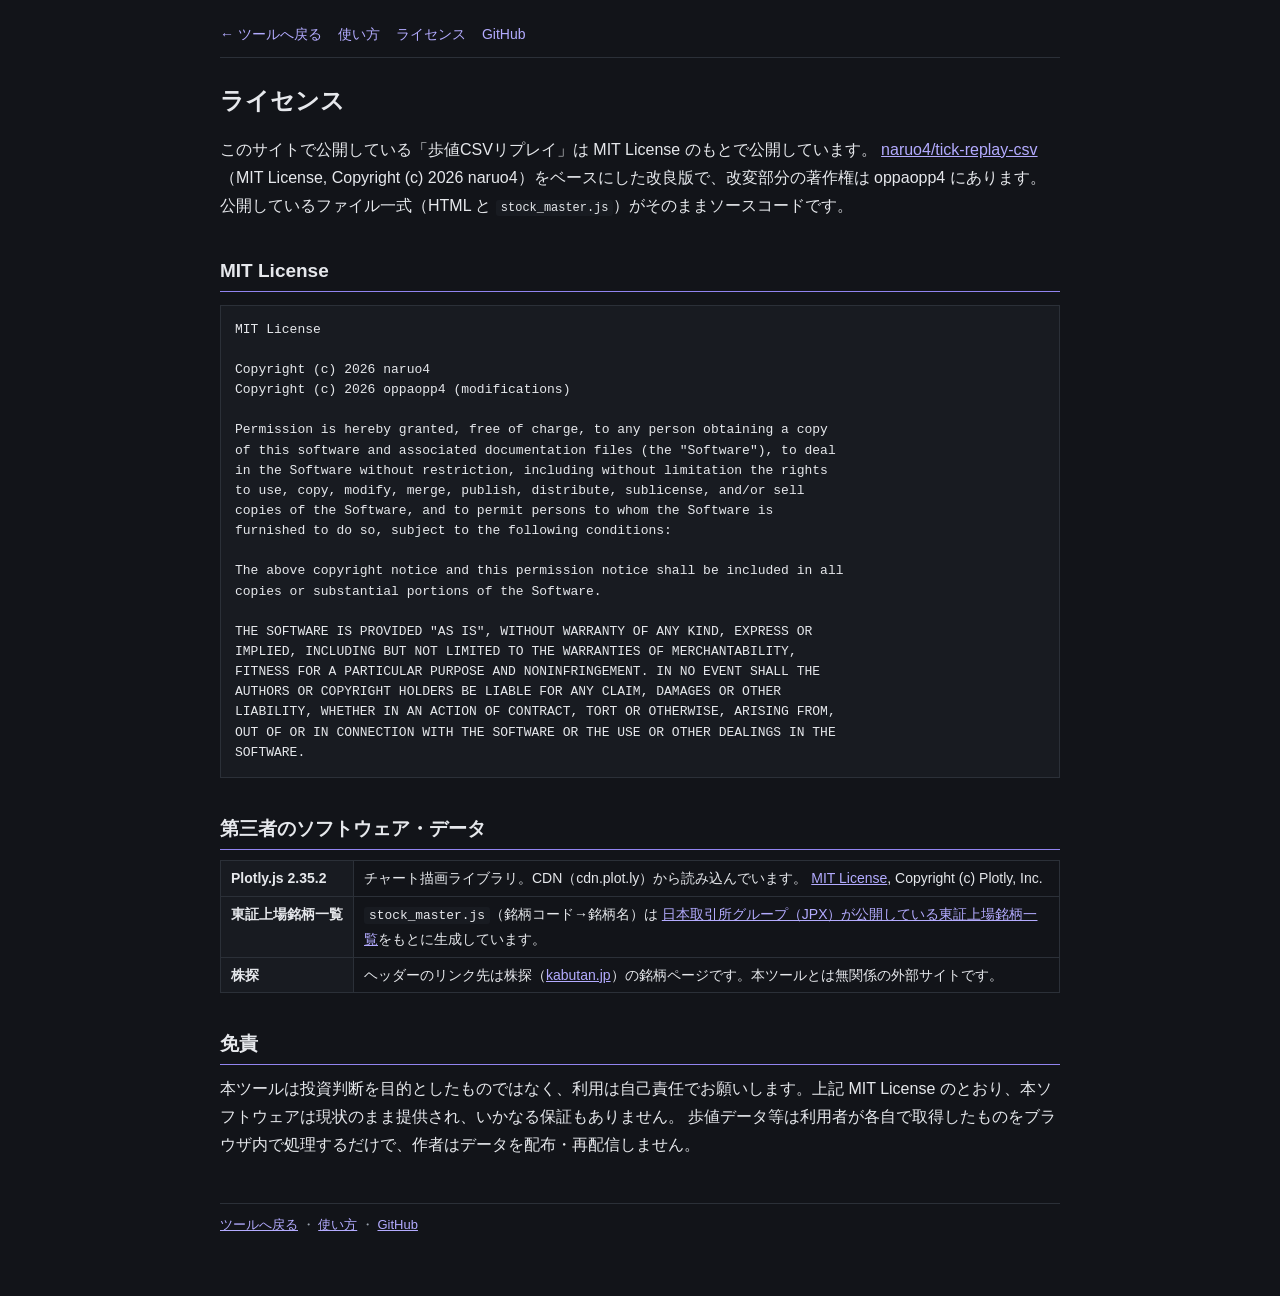
<file: license.html>
<!doctype html>
<html lang="ja">
<head>
<meta charset="utf-8">
<meta name="viewport" content="width=device-width,initial-scale=1">
<title>ライセンス - 歩値CSVリプレイ</title>
<link rel="stylesheet" href="site.css">
</head>
<body>
<div class="wrap">
<nav class="top">
  <a href="./">← ツールへ戻る</a>
  <a href="usage.html">使い方</a>
  <a href="license.html">ライセンス</a>
  <a href="https://github.com/oppaopp4/tick_replay" target="_blank" rel="noopener">GitHub</a>
</nav>

<h1>ライセンス</h1>

<p>このサイトで公開している「歩値CSVリプレイ」は MIT License のもとで公開しています。
<a href="https://github.com/naruo4/tick-replay-csv" target="_blank" rel="noopener">naruo4/tick-replay-csv</a>（MIT License, Copyright (c) 2026 naruo4）をベースにした改良版で、改変部分の著作権は oppaopp4 にあります。
公開しているファイル一式（HTML と <code>stock_master.js</code>）がそのままソースコードです。</p>

<h2>MIT License</h2>
<pre>MIT License

Copyright (c) 2026 naruo4
Copyright (c) 2026 oppaopp4 (modifications)

Permission is hereby granted, free of charge, to any person obtaining a copy
of this software and associated documentation files (the "Software"), to deal
in the Software without restriction, including without limitation the rights
to use, copy, modify, merge, publish, distribute, sublicense, and/or sell
copies of the Software, and to permit persons to whom the Software is
furnished to do so, subject to the following conditions:

The above copyright notice and this permission notice shall be included in all
copies or substantial portions of the Software.

THE SOFTWARE IS PROVIDED "AS IS", WITHOUT WARRANTY OF ANY KIND, EXPRESS OR
IMPLIED, INCLUDING BUT NOT LIMITED TO THE WARRANTIES OF MERCHANTABILITY,
FITNESS FOR A PARTICULAR PURPOSE AND NONINFRINGEMENT. IN NO EVENT SHALL THE
AUTHORS OR COPYRIGHT HOLDERS BE LIABLE FOR ANY CLAIM, DAMAGES OR OTHER
LIABILITY, WHETHER IN AN ACTION OF CONTRACT, TORT OR OTHERWISE, ARISING FROM,
OUT OF OR IN CONNECTION WITH THE SOFTWARE OR THE USE OR OTHER DEALINGS IN THE
SOFTWARE.</pre>

<h2>第三者のソフトウェア・データ</h2>
<table>
  <tr><th>Plotly.js 2.35.2</th><td>チャート描画ライブラリ。CDN（cdn.plot.ly）から読み込んでいます。
    <a href="https://github.com/plotly/plotly.js/blob/master/LICENSE" target="_blank" rel="noopener">MIT License</a>, Copyright (c) Plotly, Inc.</td></tr>
  <tr><th>東証上場銘柄一覧</th><td><code>stock_master.js</code>（銘柄コード→銘柄名）は
    <a href="https://www.jpx.co.jp/markets/statistics-equities/misc/01.html" target="_blank" rel="noopener">日本取引所グループ（JPX）が公開している東証上場銘柄一覧</a>をもとに生成しています。</td></tr>
  <tr><th>株探</th><td>ヘッダーのリンク先は株探（<a href="https://kabutan.jp/" target="_blank" rel="noopener">kabutan.jp</a>）の銘柄ページです。本ツールとは無関係の外部サイトです。</td></tr>
</table>

<h2>免責</h2>
<p>本ツールは投資判断を目的としたものではなく、利用は自己責任でお願いします。上記 MIT License のとおり、本ソフトウェアは現状のまま提供され、いかなる保証もありません。
歩値データ等は利用者が各自で取得したものをブラウザ内で処理するだけで、作者はデータを配布・再配信しません。</p>

<footer>
  <a href="./">ツールへ戻る</a> ・ <a href="usage.html">使い方</a> ・ <a href="https://github.com/oppaopp4/tick_replay" target="_blank" rel="noopener">GitHub</a>
</footer>
</div>
</body>
</html>
</file>
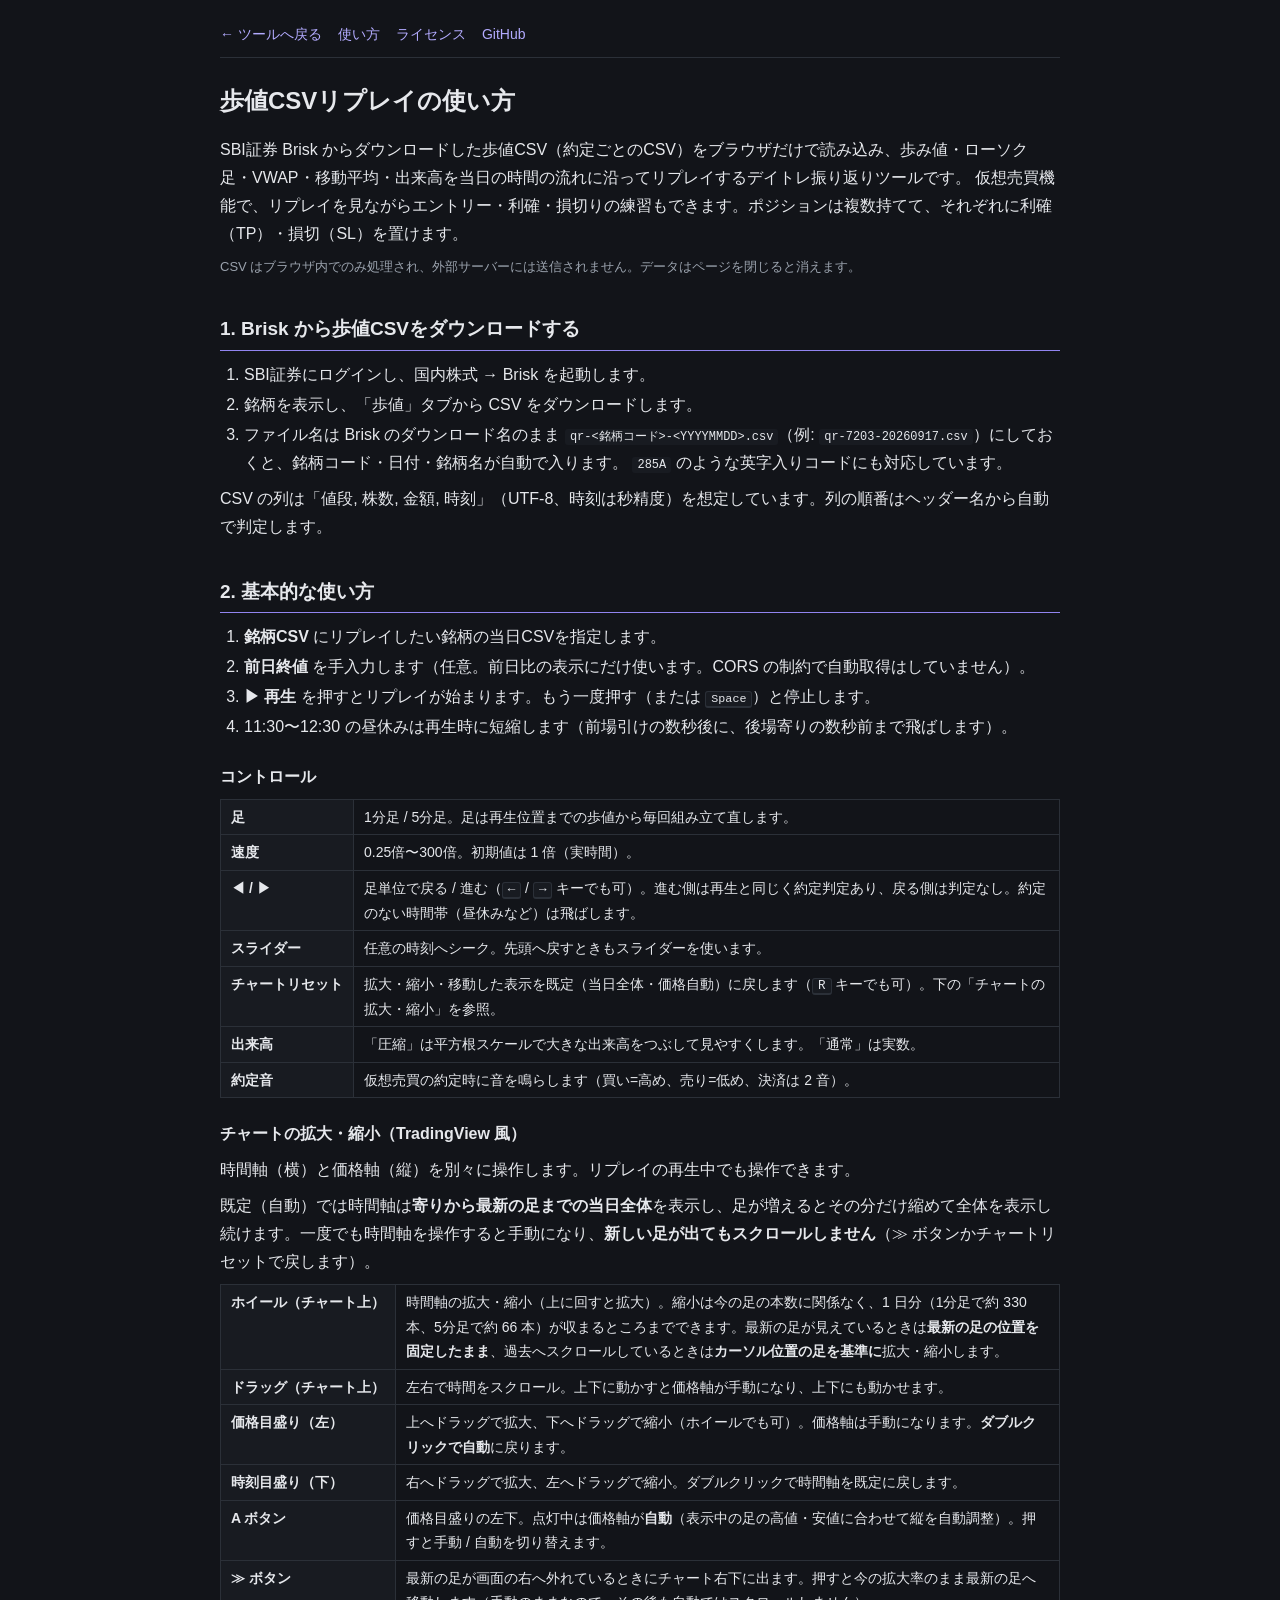
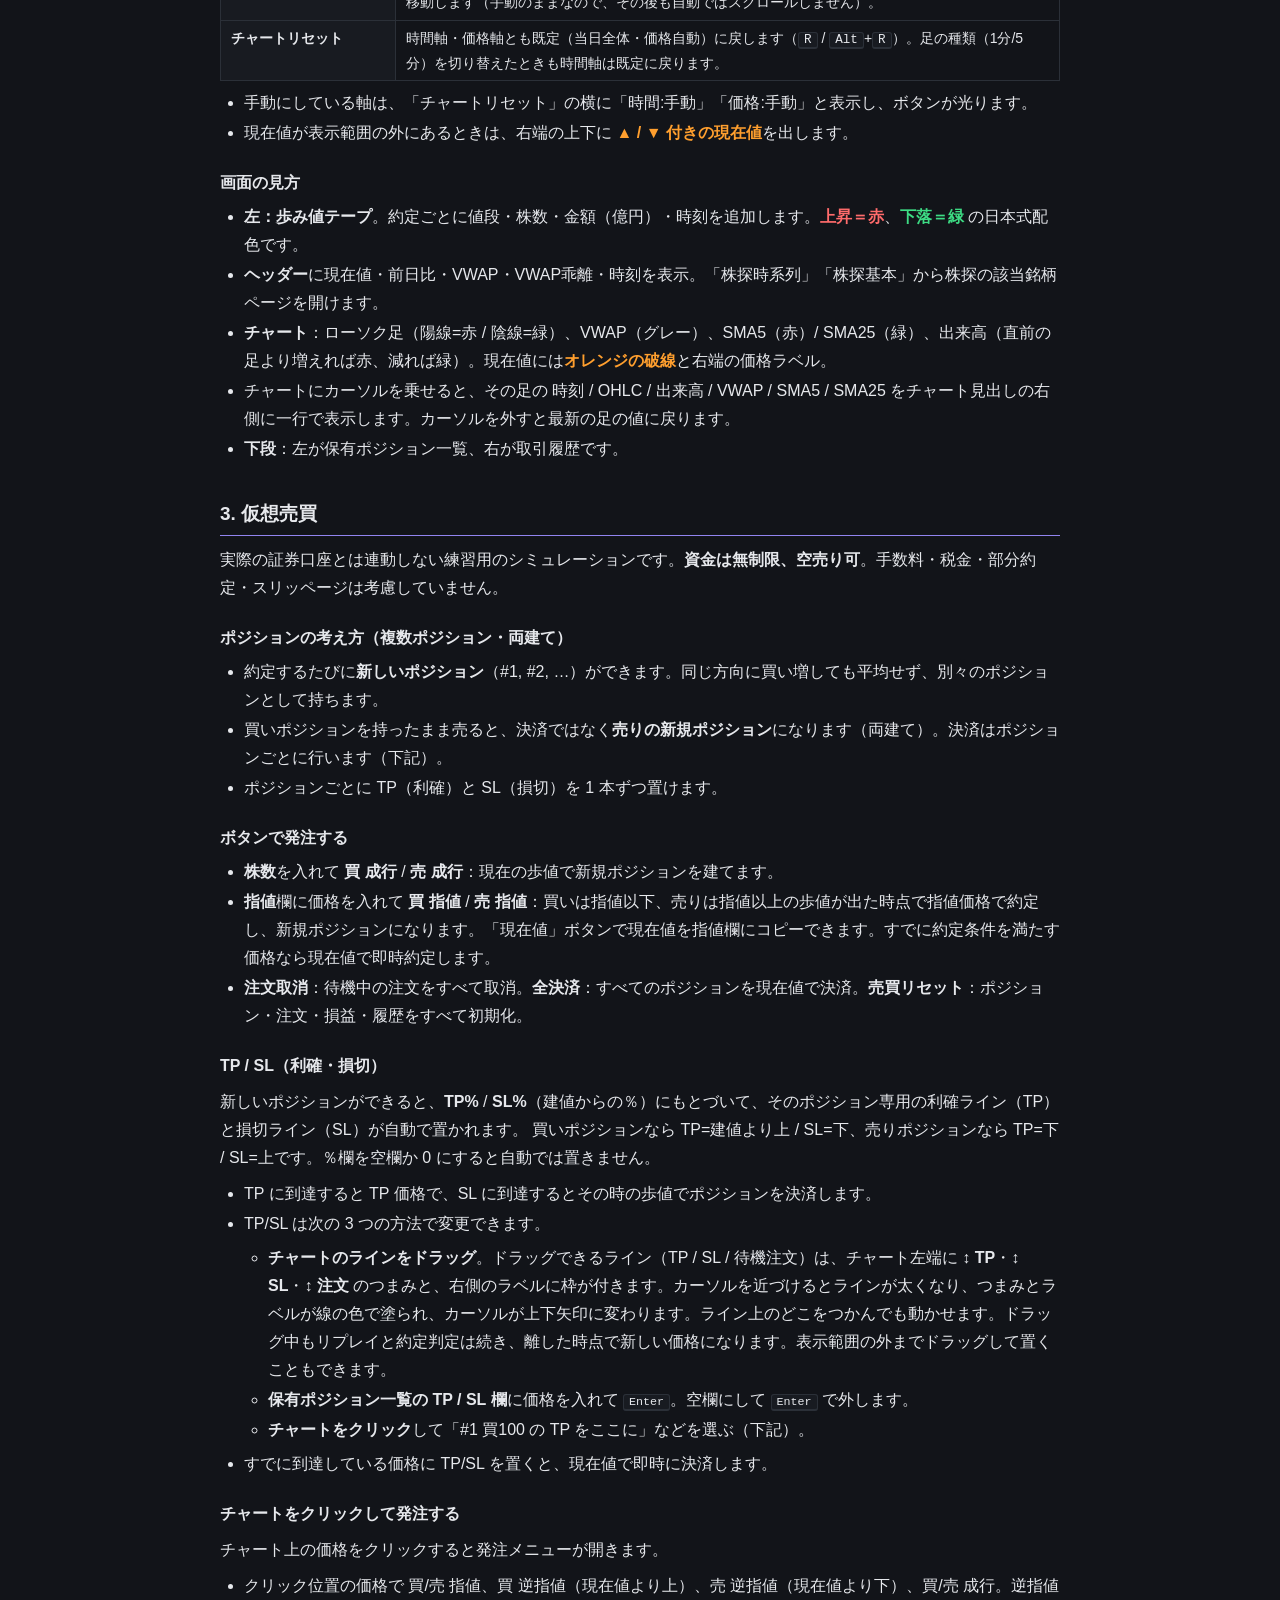
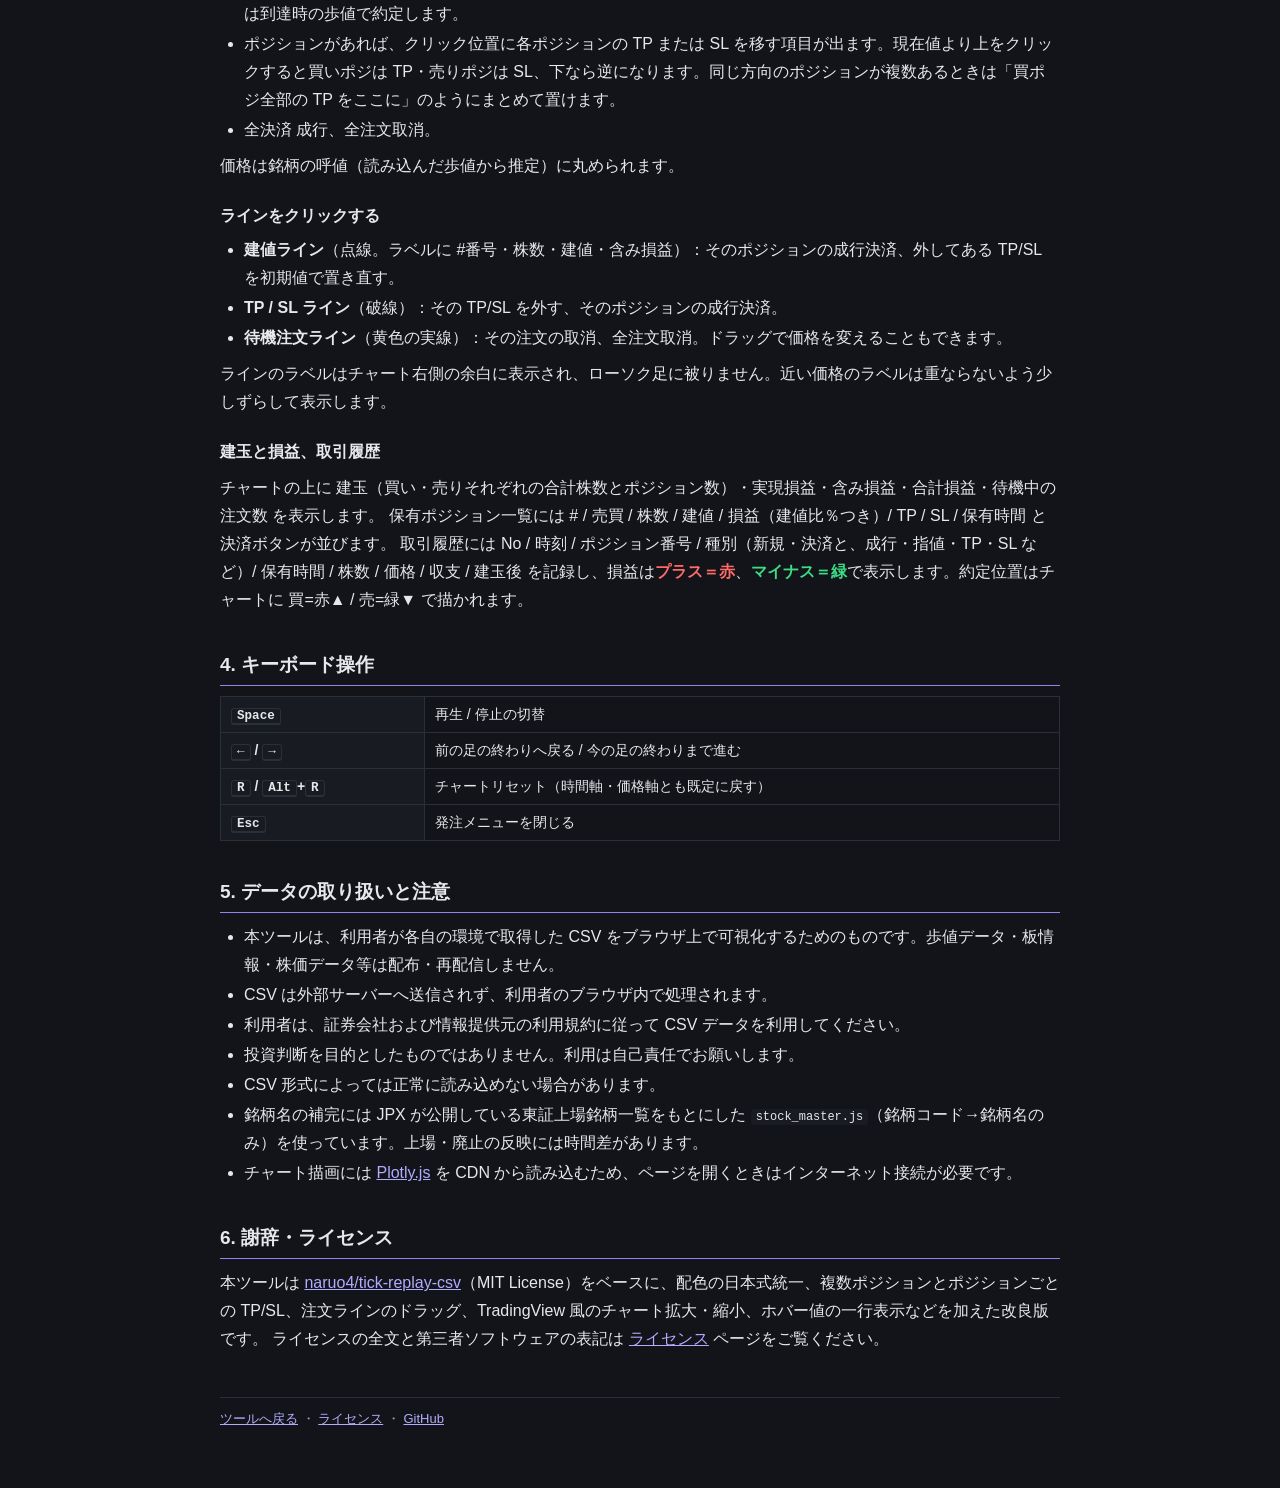
<file: usage.html>
<!doctype html>
<html lang="ja">
<head>
<meta charset="utf-8">
<meta name="viewport" content="width=device-width,initial-scale=1">
<title>使い方 - 歩値CSVリプレイ</title>
<link rel="stylesheet" href="site.css">
</head>
<body>
<div class="wrap">
<nav class="top">
  <a href="./">← ツールへ戻る</a>
  <a href="usage.html">使い方</a>
  <a href="license.html">ライセンス</a>
  <a href="https://github.com/oppaopp4/tick_replay" target="_blank" rel="noopener">GitHub</a>
</nav>

<h1>歩値CSVリプレイの使い方</h1>

<p>SBI証券 Brisk からダウンロードした歩値CSV（約定ごとのCSV）をブラウザだけで読み込み、歩み値・ローソク足・VWAP・移動平均・出来高を当日の時間の流れに沿ってリプレイするデイトレ振り返りツールです。
仮想売買機能で、リプレイを見ながらエントリー・利確・損切りの練習もできます。ポジションは複数持てて、それぞれに利確（TP）・損切（SL）を置けます。</p>
<p class="muted">CSV はブラウザ内でのみ処理され、外部サーバーには送信されません。データはページを閉じると消えます。</p>

<h2 id="csv">1. Brisk から歩値CSVをダウンロードする</h2>
<ol>
  <li>SBI証券にログインし、国内株式 → Brisk を起動します。</li>
  <li>銘柄を表示し、「歩値」タブから CSV をダウンロードします。</li>
  <li>ファイル名は Brisk のダウンロード名のまま <code>qr-&lt;銘柄コード&gt;-&lt;YYYYMMDD&gt;.csv</code>（例: <code>qr-7203-20260917.csv</code>）にしておくと、銘柄コード・日付・銘柄名が自動で入ります。
    <code>285A</code> のような英字入りコードにも対応しています。</li>
</ol>
<p>CSV の列は「値段, 株数, 金額, 時刻」（UTF-8、時刻は秒精度）を想定しています。列の順番はヘッダー名から自動で判定します。</p>

<h2 id="start">2. 基本的な使い方</h2>
<ol>
  <li><b>銘柄CSV</b> にリプレイしたい銘柄の当日CSVを指定します。</li>
  <li><b>前日終値</b> を手入力します（任意。前日比の表示にだけ使います。CORS の制約で自動取得はしていません）。</li>
  <li><b>▶ 再生</b> を押すとリプレイが始まります。もう一度押す（または <kbd>Space</kbd>）と停止します。</li>
  <li>11:30〜12:30 の昼休みは再生時に短縮します（前場引けの数秒後に、後場寄りの数秒前まで飛ばします）。</li>
</ol>

<h3>コントロール</h3>
<table>
  <tr><th>足</th><td>1分足 / 5分足。足は再生位置までの歩値から毎回組み立て直します。</td></tr>
  <tr><th>速度</th><td>0.25倍〜300倍。初期値は 1 倍（実時間）。</td></tr>
  <tr><th>◀ / ▶</th><td>足単位で戻る / 進む（<kbd>←</kbd> / <kbd>→</kbd> キーでも可）。進む側は再生と同じく約定判定あり、戻る側は判定なし。約定のない時間帯（昼休みなど）は飛ばします。</td></tr>
  <tr><th>スライダー</th><td>任意の時刻へシーク。先頭へ戻すときもスライダーを使います。</td></tr>
  <tr><th>チャートリセット</th><td>拡大・縮小・移動した表示を既定（当日全体・価格自動）に戻します（<kbd>R</kbd> キーでも可）。下の「チャートの拡大・縮小」を参照。</td></tr>
  <tr><th>出来高</th><td>「圧縮」は平方根スケールで大きな出来高をつぶして見やすくします。「通常」は実数。</td></tr>
  <tr><th>約定音</th><td>仮想売買の約定時に音を鳴らします（買い=高め、売り=低め、決済は 2 音）。</td></tr>
</table>

<h3>チャートの拡大・縮小（TradingView 風）</h3>
<p>時間軸（横）と価格軸（縦）を別々に操作します。リプレイの再生中でも操作できます。</p>
<p>既定（自動）では時間軸は<b>寄りから最新の足までの当日全体</b>を表示し、足が増えるとその分だけ縮めて全体を表示し続けます。一度でも時間軸を操作すると手動になり、<b>新しい足が出てもスクロールしません</b>（≫ ボタンかチャートリセットで戻します）。</p>
<table>
  <tr><th>ホイール（チャート上）</th><td>時間軸の拡大・縮小（上に回すと拡大）。縮小は今の足の本数に関係なく、1 日分（1分足で約 330 本、5分足で約 66 本）が収まるところまでできます。最新の足が見えているときは<b>最新の足の位置を固定したまま</b>、過去へスクロールしているときは<b>カーソル位置の足を基準に</b>拡大・縮小します。</td></tr>
  <tr><th>ドラッグ（チャート上）</th><td>左右で時間をスクロール。上下に動かすと価格軸が手動になり、上下にも動かせます。</td></tr>
  <tr><th>価格目盛り（左）</th><td>上へドラッグで拡大、下へドラッグで縮小（ホイールでも可）。価格軸は手動になります。<b>ダブルクリックで自動</b>に戻ります。</td></tr>
  <tr><th>時刻目盛り（下）</th><td>右へドラッグで拡大、左へドラッグで縮小。ダブルクリックで時間軸を既定に戻します。</td></tr>
  <tr><th>A ボタン</th><td>価格目盛りの左下。点灯中は価格軸が<b>自動</b>（表示中の足の高値・安値に合わせて縦を自動調整）。押すと手動 / 自動を切り替えます。</td></tr>
  <tr><th>≫ ボタン</th><td>最新の足が画面の右へ外れているときにチャート右下に出ます。押すと今の拡大率のまま最新の足へ移動します（手動のままなので、その後も自動ではスクロールしません）。</td></tr>
  <tr><th>チャートリセット</th><td>時間軸・価格軸とも既定（当日全体・価格自動）に戻します（<kbd>R</kbd> / <kbd>Alt</kbd>+<kbd>R</kbd>）。足の種類（1分/5分）を切り替えたときも時間軸は既定に戻ります。</td></tr>
</table>
<ul>
  <li>手動にしている軸は、「チャートリセット」の横に「時間:手動」「価格:手動」と表示し、ボタンが光ります。</li>
  <li>現在値が表示範囲の外にあるときは、右端の上下に <span class="now">▲ / ▼ 付きの現在値</span>を出します。</li>
</ul>

<h3>画面の見方</h3>
<ul>
  <li><b>左：歩み値テープ</b>。約定ごとに値段・株数・金額（億円）・時刻を追加します。<span class="up">上昇＝赤</span>、<span class="down">下落＝緑</span> の日本式配色です。</li>
  <li><b>ヘッダー</b>に現在値・前日比・VWAP・VWAP乖離・時刻を表示。「株探時系列」「株探基本」から株探の該当銘柄ページを開けます。</li>
  <li><b>チャート</b>：ローソク足（陽線=赤 / 陰線=緑）、VWAP（グレー）、SMA5（赤）/ SMA25（緑）、出来高（直前の足より増えれば赤、減れば緑）。現在値には<span class="now">オレンジの破線</span>と右端の価格ラベル。</li>
  <li>チャートにカーソルを乗せると、その足の 時刻 / OHLC / 出来高 / VWAP / SMA5 / SMA25 をチャート見出しの右側に一行で表示します。カーソルを外すと最新の足の値に戻ります。</li>
  <li><b>下段</b>：左が保有ポジション一覧、右が取引履歴です。</li>
</ul>

<h2 id="trade">3. 仮想売買</h2>
<p>実際の証券口座とは連動しない練習用のシミュレーションです。<b>資金は無制限、空売り可</b>。手数料・税金・部分約定・スリッページは考慮していません。</p>

<h3>ポジションの考え方（複数ポジション・両建て）</h3>
<ul>
  <li>約定するたびに<b>新しいポジション</b>（#1, #2, …）ができます。同じ方向に買い増しても平均せず、別々のポジションとして持ちます。</li>
  <li>買いポジションを持ったまま売ると、決済ではなく<b>売りの新規ポジション</b>になります（両建て）。決済はポジションごとに行います（下記）。</li>
  <li>ポジションごとに TP（利確）と SL（損切）を 1 本ずつ置けます。</li>
</ul>

<h3>ボタンで発注する</h3>
<ul>
  <li><b>株数</b>を入れて <b>買 成行</b> / <b>売 成行</b>：現在の歩値で新規ポジションを建てます。</li>
  <li><b>指値</b>欄に価格を入れて <b>買 指値</b> / <b>売 指値</b>：買いは指値以下、売りは指値以上の歩値が出た時点で指値価格で約定し、新規ポジションになります。「現在値」ボタンで現在値を指値欄にコピーできます。すでに約定条件を満たす価格なら現在値で即時約定します。</li>
  <li><b>注文取消</b>：待機中の注文をすべて取消。<b>全決済</b>：すべてのポジションを現在値で決済。<b>売買リセット</b>：ポジション・注文・損益・履歴をすべて初期化。</li>
</ul>

<h3>TP / SL（利確・損切）</h3>
<p>新しいポジションができると、<b>TP%</b> / <b>SL%</b>（建値からの％）にもとづいて、そのポジション専用の利確ライン（TP）と損切ライン（SL）が自動で置かれます。
買いポジションなら TP=建値より上 / SL=下、売りポジションなら TP=下 / SL=上です。％欄を空欄か 0 にすると自動では置きません。</p>
<ul>
  <li>TP に到達すると TP 価格で、SL に到達するとその時の歩値でポジションを決済します。</li>
  <li>TP/SL は次の 3 つの方法で変更できます。
    <ul>
      <li><b>チャートのラインをドラッグ</b>。ドラッグできるライン（TP / SL / 待機注文）は、チャート左端に <b>↕ TP</b>・<b>↕ SL</b>・<b>↕ 注文</b> のつまみと、右側のラベルに枠が付きます。カーソルを近づけるとラインが太くなり、つまみとラベルが線の色で塗られ、カーソルが上下矢印に変わります。ライン上のどこをつかんでも動かせます。ドラッグ中もリプレイと約定判定は続き、離した時点で新しい価格になります。表示範囲の外までドラッグして置くこともできます。</li>
      <li><b>保有ポジション一覧の TP / SL 欄</b>に価格を入れて <kbd>Enter</kbd>。空欄にして <kbd>Enter</kbd> で外します。</li>
      <li><b>チャートをクリック</b>して「#1 買100 の TP をここに」などを選ぶ（下記）。</li>
    </ul>
  </li>
  <li>すでに到達している価格に TP/SL を置くと、現在値で即時に決済します。</li>
</ul>

<h3>チャートをクリックして発注する</h3>
<p>チャート上の価格をクリックすると発注メニューが開きます。</p>
<ul>
  <li>クリック位置の価格で 買/売 指値、買 逆指値（現在値より上）、売 逆指値（現在値より下）、買/売 成行。逆指値は到達時の歩値で約定します。</li>
  <li>ポジションがあれば、クリック位置に各ポジションの TP または SL を移す項目が出ます。現在値より上をクリックすると買いポジは TP・売りポジは SL、下なら逆になります。同じ方向のポジションが複数あるときは「買ポジ全部の TP をここに」のようにまとめて置けます。</li>
  <li>全決済 成行、全注文取消。</li>
</ul>
<p>価格は銘柄の呼値（読み込んだ歩値から推定）に丸められます。</p>

<h3>ラインをクリックする</h3>
<ul>
  <li><b>建値ライン</b>（点線。ラベルに #番号・株数・建値・含み損益）：そのポジションの成行決済、外してある TP/SL を初期値で置き直す。</li>
  <li><b>TP / SL ライン</b>（破線）：その TP/SL を外す、そのポジションの成行決済。</li>
  <li><b>待機注文ライン</b>（黄色の実線）：その注文の取消、全注文取消。ドラッグで価格を変えることもできます。</li>
</ul>
<p>ラインのラベルはチャート右側の余白に表示され、ローソク足に被りません。近い価格のラベルは重ならないよう少しずらして表示します。</p>

<h3>建玉と損益、取引履歴</h3>
<p>チャートの上に 建玉（買い・売りそれぞれの合計株数とポジション数）・実現損益・含み損益・合計損益・待機中の注文数 を表示します。
保有ポジション一覧には # / 売買 / 株数 / 建値 / 損益（建値比％つき）/ TP / SL / 保有時間 と決済ボタンが並びます。
取引履歴には No / 時刻 / ポジション番号 / 種別（新規・決済と、成行・指値・TP・SL など）/ 保有時間 / 株数 / 価格 / 収支 / 建玉後 を記録し、損益は<span class="up">プラス＝赤</span>、<span class="down">マイナス＝緑</span>で表示します。約定位置はチャートに 買=赤▲ / 売=緑▼ で描かれます。</p>

<h2 id="keys">4. キーボード操作</h2>
<table>
  <tr><th><kbd>Space</kbd></th><td>再生 / 停止の切替</td></tr>
  <tr><th><kbd>←</kbd> / <kbd>→</kbd></th><td>前の足の終わりへ戻る / 今の足の終わりまで進む</td></tr>
  <tr><th><kbd>R</kbd> / <kbd>Alt</kbd>+<kbd>R</kbd></th><td>チャートリセット（時間軸・価格軸とも既定に戻す）</td></tr>
  <tr><th><kbd>Esc</kbd></th><td>発注メニューを閉じる</td></tr>
</table>

<h2 id="notes">5. データの取り扱いと注意</h2>
<ul>
  <li>本ツールは、利用者が各自の環境で取得した CSV をブラウザ上で可視化するためのものです。歩値データ・板情報・株価データ等は配布・再配信しません。</li>
  <li>CSV は外部サーバーへ送信されず、利用者のブラウザ内で処理されます。</li>
  <li>利用者は、証券会社および情報提供元の利用規約に従って CSV データを利用してください。</li>
  <li>投資判断を目的としたものではありません。利用は自己責任でお願いします。</li>
  <li>CSV 形式によっては正常に読み込めない場合があります。</li>
  <li>銘柄名の補完には JPX が公開している東証上場銘柄一覧をもとにした <code>stock_master.js</code>（銘柄コード→銘柄名のみ）を使っています。上場・廃止の反映には時間差があります。</li>
  <li>チャート描画には <a href="https://plotly.com/javascript/" target="_blank" rel="noopener">Plotly.js</a> を CDN から読み込むため、ページを開くときはインターネット接続が必要です。</li>
</ul>

<h2 id="credits">6. 謝辞・ライセンス</h2>
<p>本ツールは <a href="https://github.com/naruo4/tick-replay-csv" target="_blank" rel="noopener">naruo4/tick-replay-csv</a>（MIT License）をベースに、配色の日本式統一、複数ポジションとポジションごとの TP/SL、注文ラインのドラッグ、TradingView 風のチャート拡大・縮小、ホバー値の一行表示などを加えた改良版です。
ライセンスの全文と第三者ソフトウェアの表記は <a href="license.html">ライセンス</a> ページをご覧ください。</p>

<footer>
  <a href="./">ツールへ戻る</a> ・ <a href="license.html">ライセンス</a> ・ <a href="https://github.com/oppaopp4/tick_replay" target="_blank" rel="noopener">GitHub</a>
</footer>
</div>
</body>
</html>
</file>
<file: site.css>
/* 公開サイトの説明ページ（usage.html / license.html）共通スタイル。replay.html の配色（グラファイト + 菫色アクセント）に合わせている */
:root{--bg:#121419;--panel:#181b21;--text:#e6e8ec;--soft:#9aa2ad;--line:#2b3038;--link:#b3abff;--accent:#9184f0;--up:#ff6b6b;--down:#3ddc84;--now:#ff9f2e}
*{box-sizing:border-box}
body{margin:0;background:var(--bg);color:var(--text);font-family:-apple-system,BlinkMacSystemFont,"Segoe UI","Hiragino Sans","Noto Sans JP",sans-serif;line-height:1.75}
.wrap{max-width:880px;margin:0 auto;padding:22px 20px 60px}
nav.top{display:flex;gap:16px;flex-wrap:wrap;font-size:14px;border-bottom:1px solid var(--line);padding-bottom:10px;margin-bottom:22px}
nav.top a{text-decoration:none}
nav.top a:hover{text-decoration:underline}
a{color:var(--link)}
h1{font-size:24px;margin:0 0 14px}
h2{font-size:19px;border-bottom:1px solid var(--accent);padding-bottom:4px;margin:34px 0 10px}
h3{font-size:16px;margin:22px 0 6px;color:var(--text)}
p{margin:8px 0}
ul,ol{padding-left:1.5em;margin:6px 0}
li{margin:2px 0}
code{background:var(--panel);padding:1px 5px;border-radius:3px;font-size:.92em}
pre{background:var(--panel);padding:14px;overflow:auto;border:1px solid var(--line);font-size:13px;line-height:1.55;white-space:pre-wrap}
table{border-collapse:collapse;margin:8px 0;font-size:14px;width:100%}
th,td{border:1px solid var(--line);padding:5px 10px;text-align:left;vertical-align:top}
th{background:var(--panel);white-space:nowrap}
kbd{border:1px solid var(--line);border-bottom-width:2px;border-radius:3px;padding:0 5px;font-size:.9em;background:var(--panel)}
.up{color:var(--up);font-weight:700}.down{color:var(--down);font-weight:700}.now{color:var(--now);font-weight:700}
.muted{color:var(--soft);font-size:13px}
.box{border:1px solid var(--line);background:var(--panel);padding:10px 14px;margin:10px 0}
footer{margin-top:44px;border-top:1px solid var(--line);padding-top:10px;font-size:13px;color:var(--soft)}
</file>
